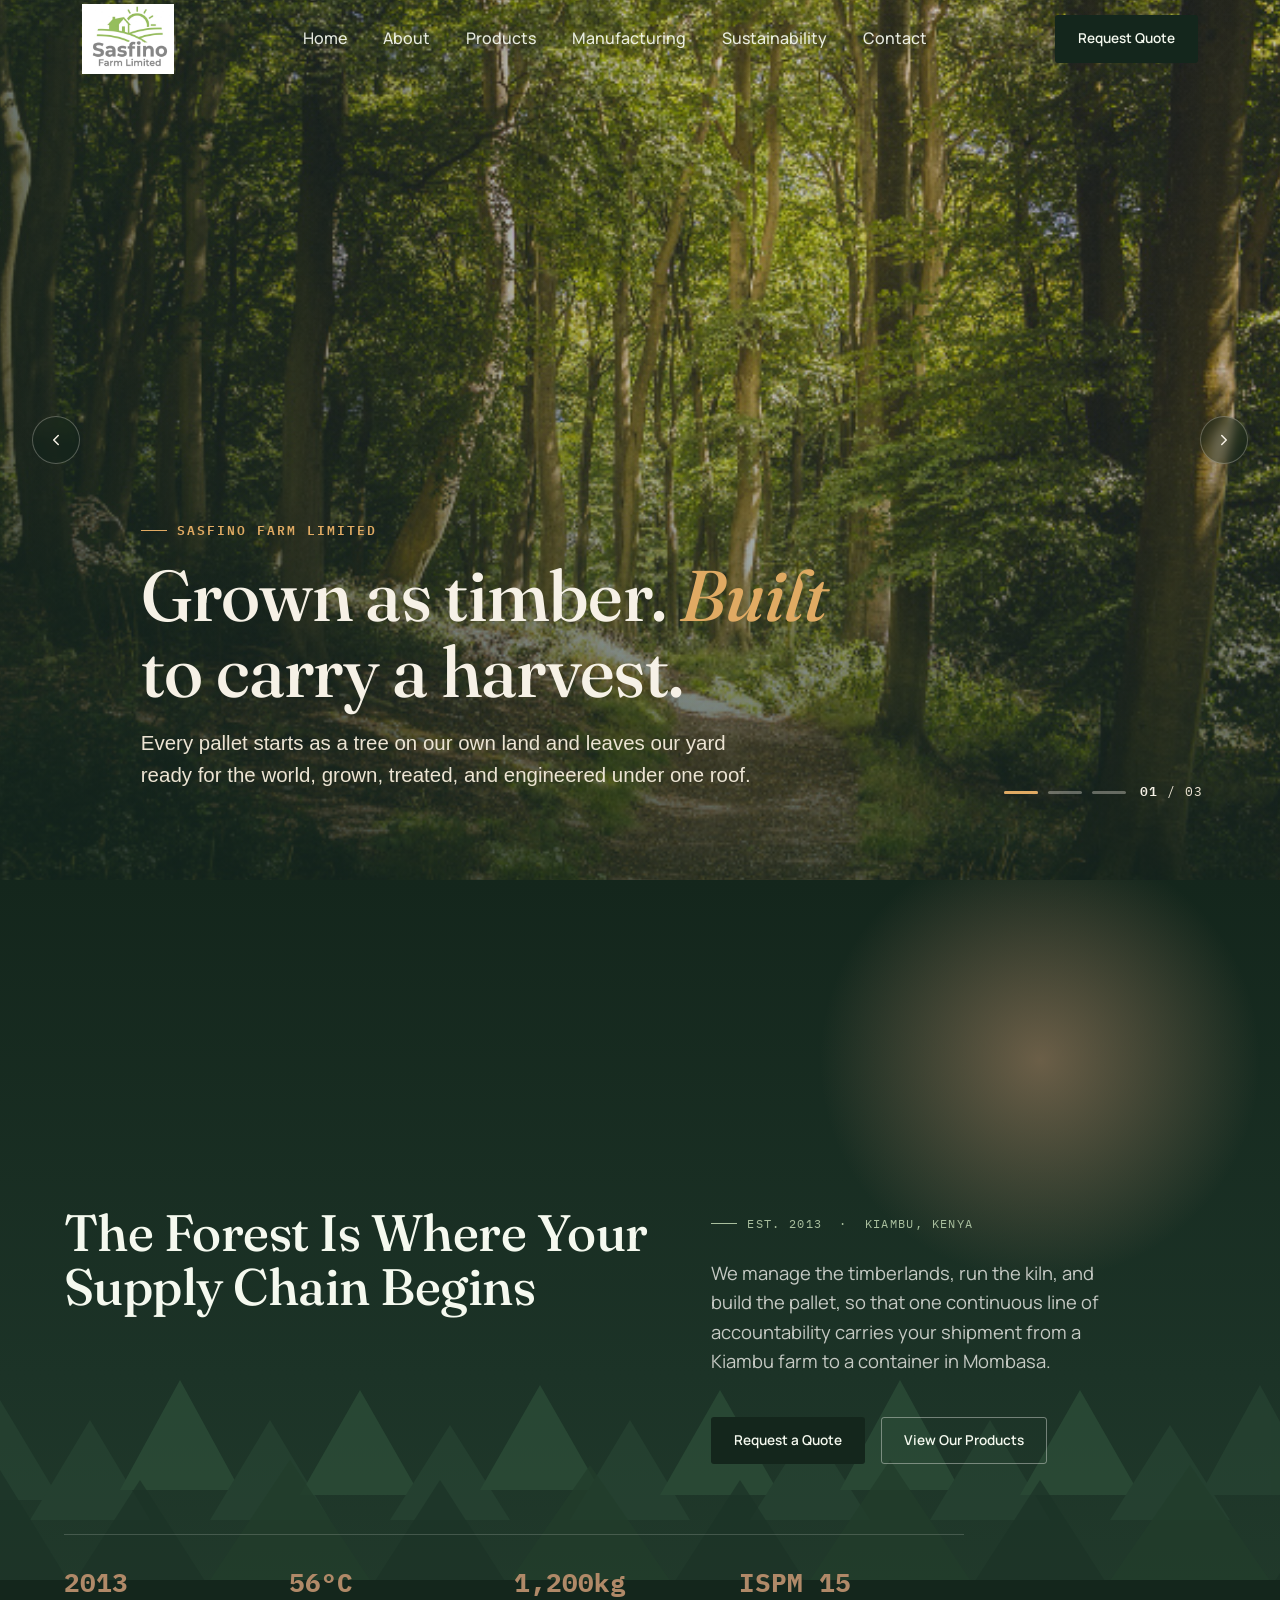
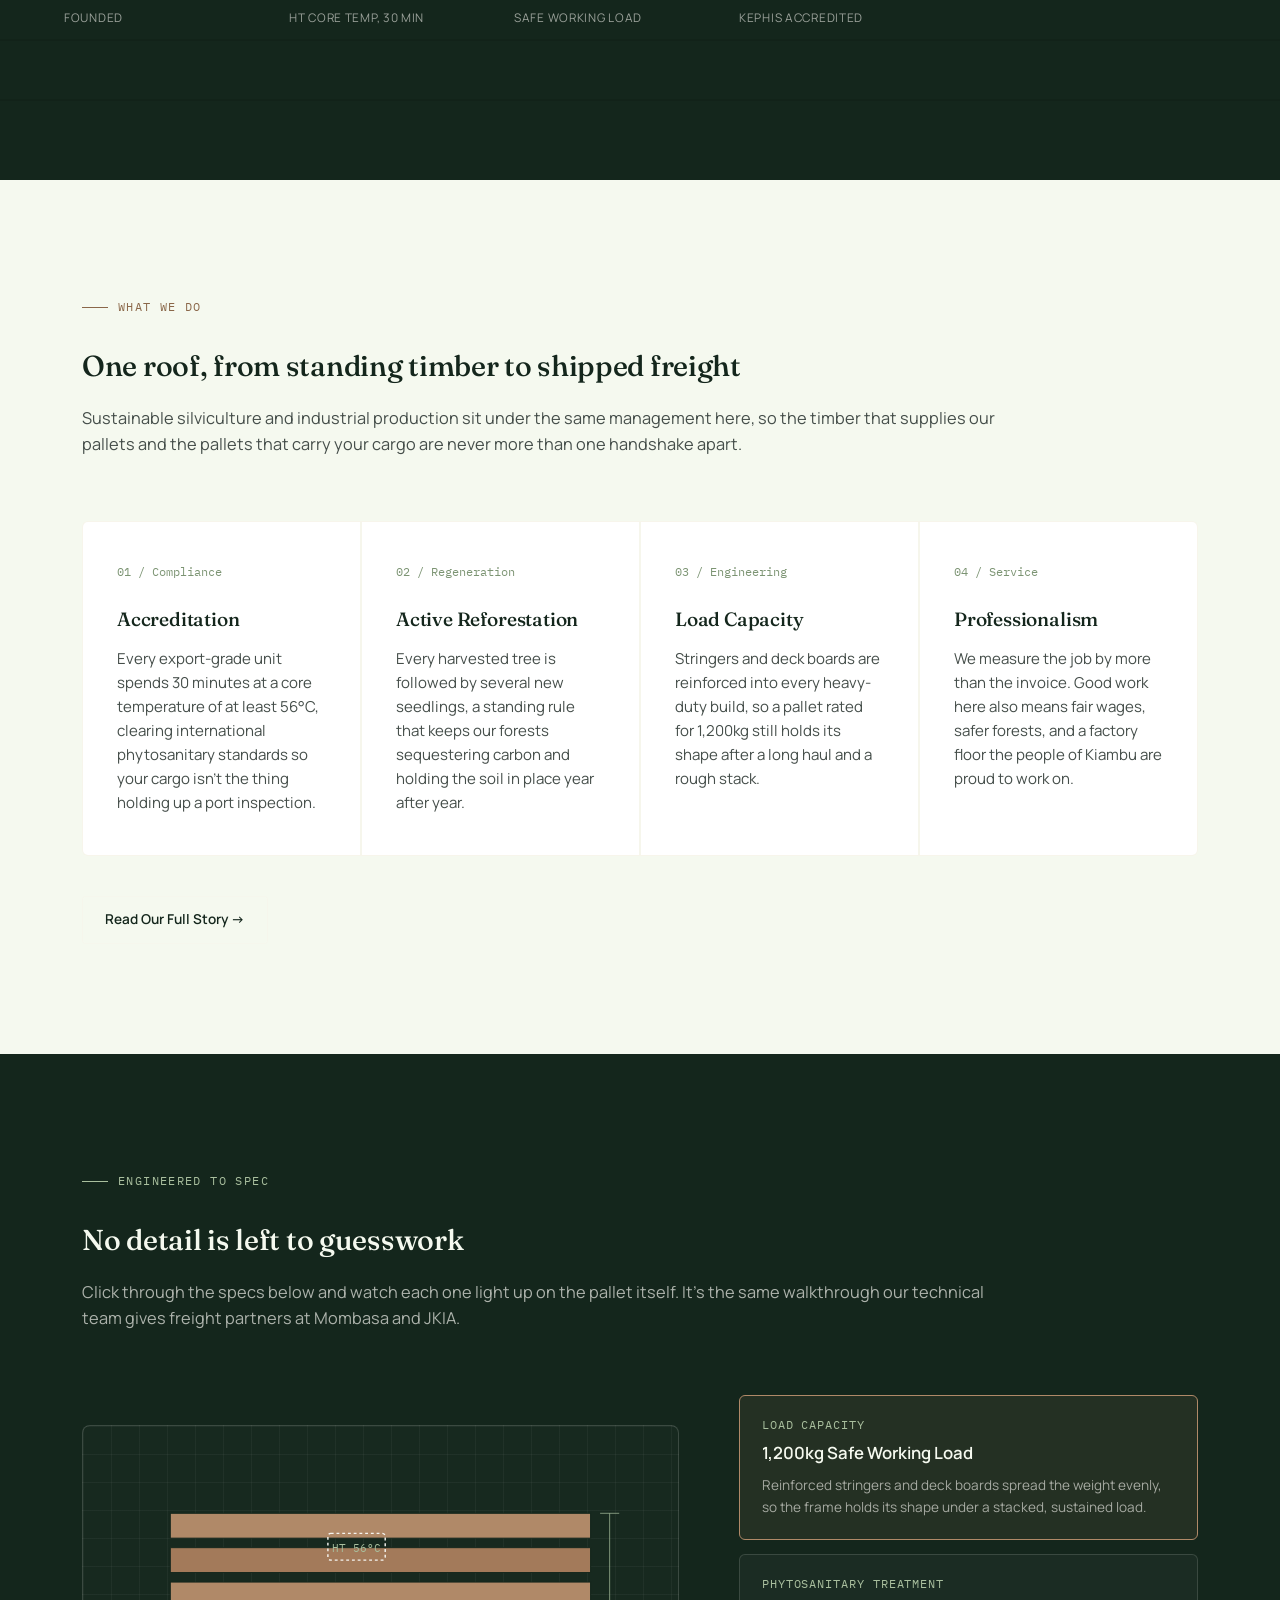
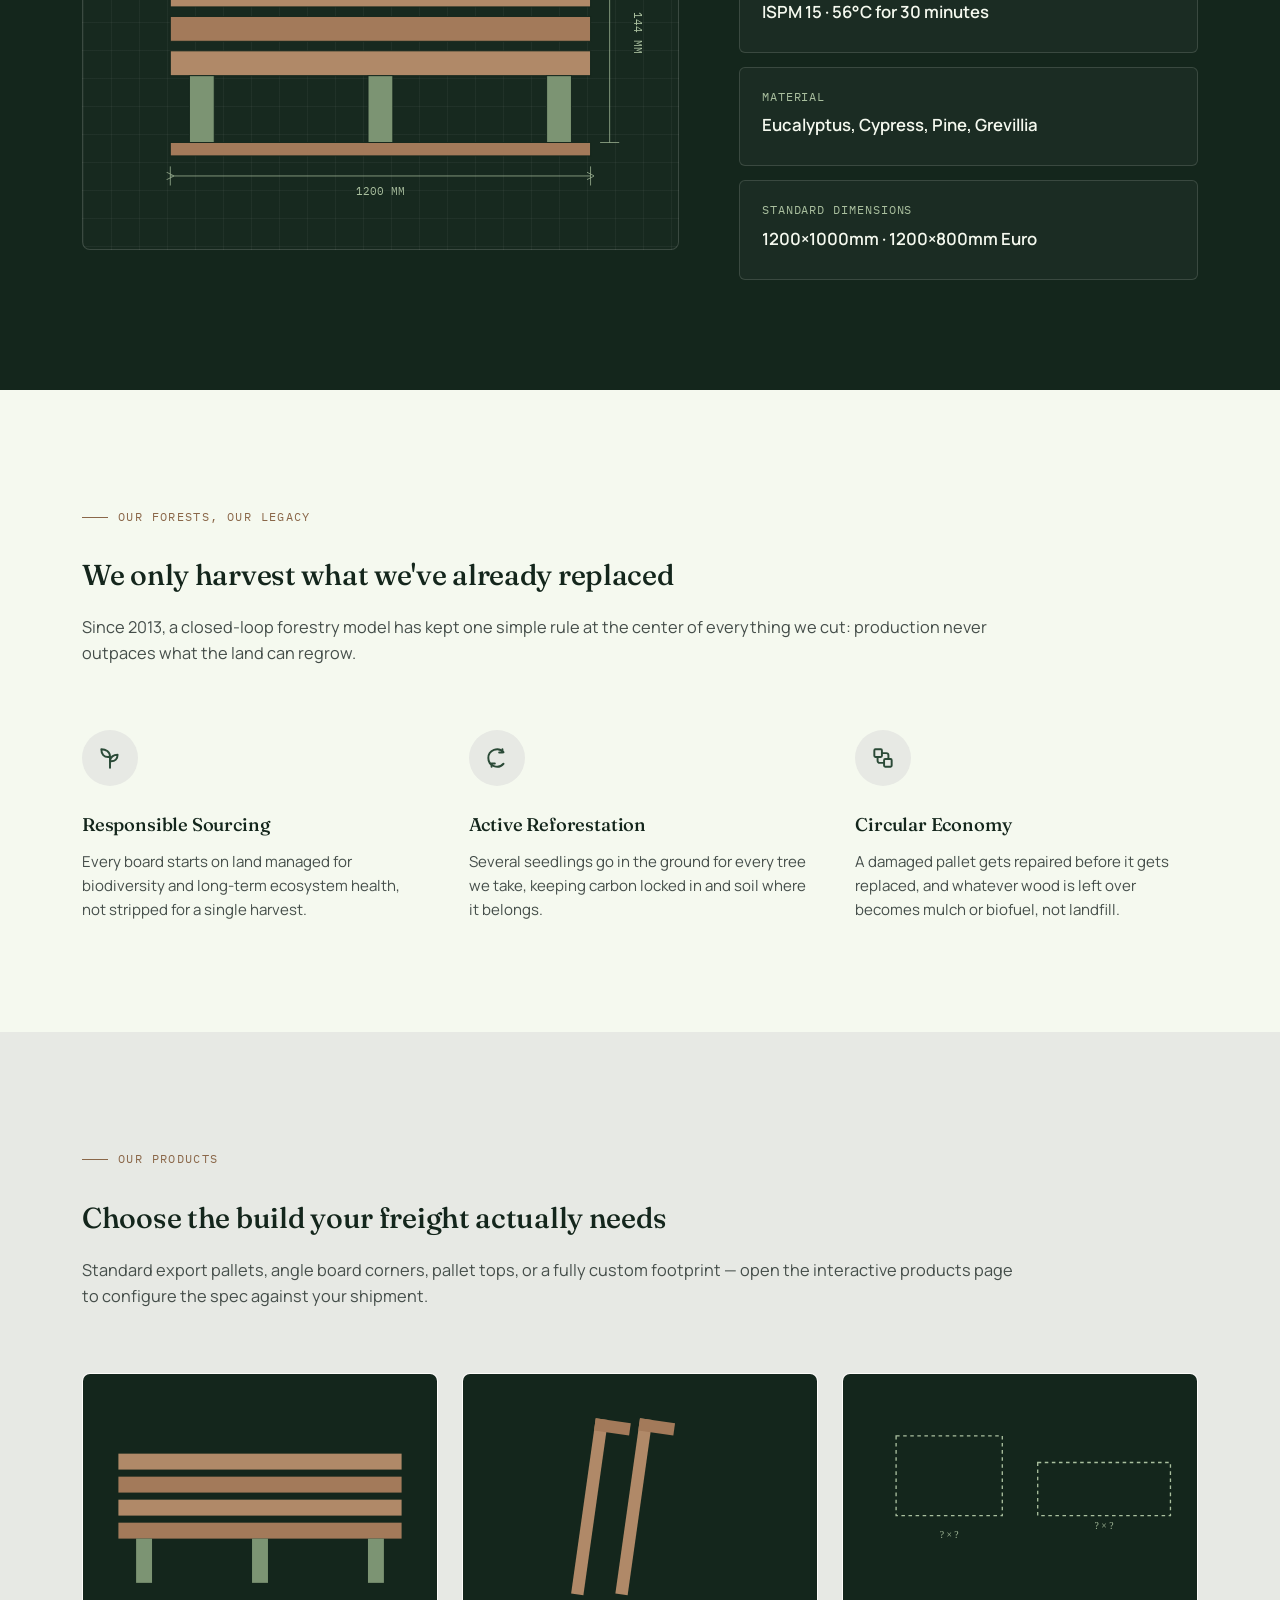
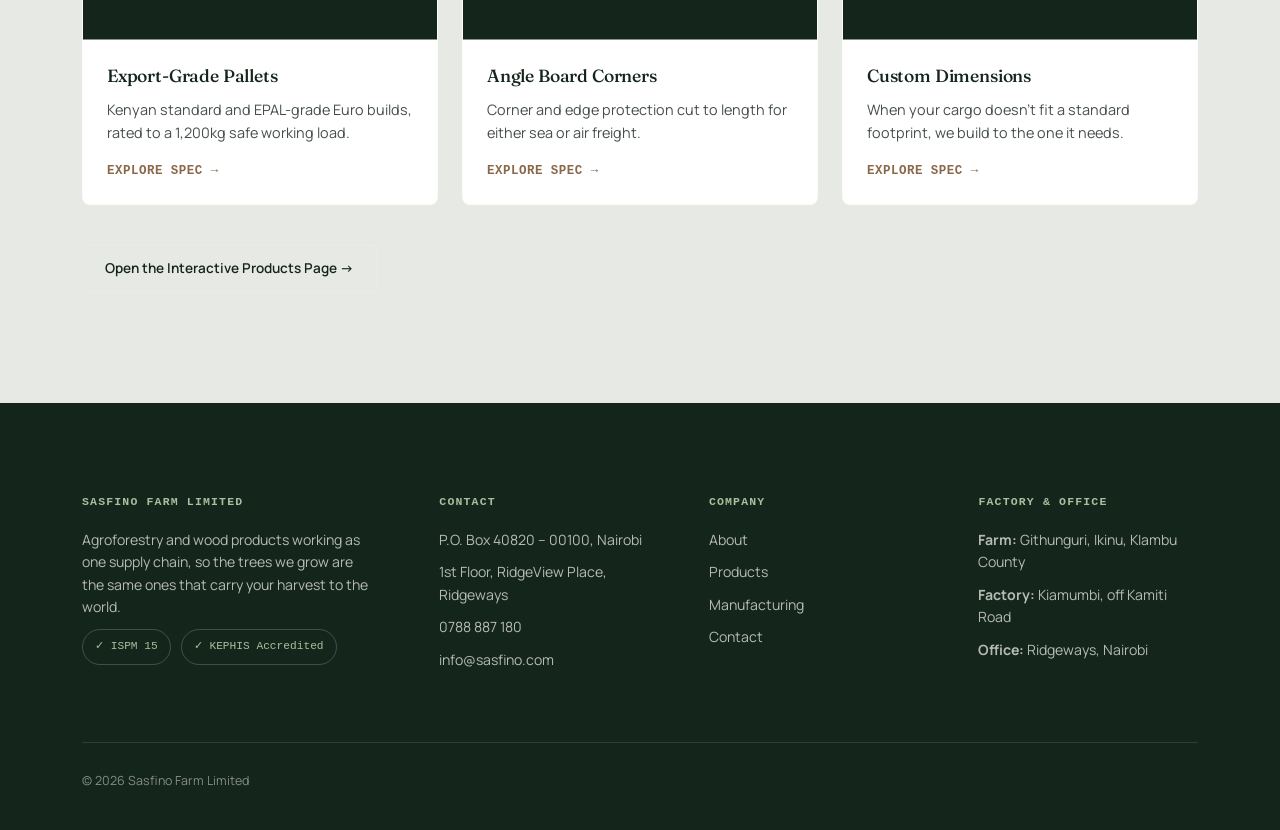
<file: index.html>
<!DOCTYPE html>
<html lang="en">
<head>
<meta charset="UTF-8">
<meta name="viewport" content="width=device-width, initial-scale=1.0">
<link rel="icon" href="Sasfino_Fav.png" />
<title>Sasfino Farm Limited — From Root to Route</title>
<link rel="preconnect" href="https://fonts.googleapis.com">
<link rel="preconnect" href="https://fonts.gstatic.com" crossorigin>
<link href="https://fonts.googleapis.com/css2?family=Fraunces:ital,opsz,wght@0,9..144,400;0,9..144,500;0,9..144,600;1,9..144,500&family=Manrope:wght@400;500;600;700;800&family=IBM+Plex+Mono:wght@400;500;600&display=swap" rel="stylesheet">
<link rel="stylesheet" href="style.css">
</head>
<body class="home">

<header class="site-header">
  <div class="wrap">
    <div class="logo">
     <img src="sasfino_logo.jpeg" alt="Sasfino Farm Limited" class="logo-img">
    </div>
    <nav class="main-nav" id="main-nav">
      <a href="index.html">Home</a>
      <a href="about.html">About</a>
      <a href="products.html">Products</a>
      <a href="manufacturing.html">Manufacturing</a>
      <a href="sustainability.html">Sustainability</a> 
      <a href="contact.html">Contact</a>
    </nav>
    <a href="contact.html" class="btn btn-primary">Request Quote</a>
    <button class="nav-toggle" id="nav-toggle" aria-label="Toggle menu" aria-expanded="false" aria-controls="main-nav">
      <span></span><span></span><span></span>
    </button>
  </div>
  <div class="nav-backdrop" id="nav-backdrop"></div>
</header>



<section class="hero-slideshow" id="heroSlideshow" aria-roledescription="carousel" aria-label="Sasfino Farm highlights">

  <!-- Slide 1 -->
  <div class="slide is-active" data-index="0">
    <div class="slide__img" style="background-image:url('20997.jpg');"></div>
    <div class="hero-copy">
      <span class="hero-eyebrow">Sasfino Farm Limited</span>
      <h1 class="hero-heading">Grown as timber. <em>Built</em> to carry a harvest.</h1>
      <p class="hero-subheading">Every pallet starts as a tree on our own land and leaves our yard ready for the world, grown, treated, and engineered under one roof.</p>
    </div>
  </div>

  <!-- Slide 2 -->
  <div class="slide" data-index="1">
    <div class="slide__img" style="background-image:url('1443.jpg');"></div>
    <div class="hero-copy">
      <span class="hero-eyebrow">Fully Accredited</span>
      <h1 class="hero-heading">Compliance, <em>built in</em> at every stage</h1>
      <p class="hero-subheading">KEPHIS-certified and heat-treated to a core of 56°C for 30 minutes, so every unit clears phytosanitary checks before your shipment even reaches the port.</p>
    </div>
  </div>

  <!-- Slide 3 -->
  <div class="slide" data-index="2">
    <div class="slide__img" style="background-image:url('2152009004.jpg');"></div>
    <div class="hero-copy">
      <span class="hero-eyebrow">Quality Wooden Pallets</span>
      <h1 class="hero-heading">From Kiambu to <em>the world</em></h1>
      <p class="hero-subheading">Engineered for a 1,200kg safe working load, our pallets carry Kenya's tea, coffee, flowers, and produce through Mombasa and JKIA without a second thought.</p>
    </div>
  </div>

  <!-- Arrows -->
  <div class="hero-arrows">
    <button class="hero-arrow" id="prevBtn" aria-label="Previous slide">
      <svg viewBox="0 0 24 24" fill="none" stroke="currentColor" stroke-width="2" stroke-linecap="round" stroke-linejoin="round"><path d="M15 18l-6-6 6-6"/></svg>
    </button>
    <button class="hero-arrow" id="nextBtn" aria-label="Next slide">
      <svg viewBox="0 0 24 24" fill="none" stroke="currentColor" stroke-width="2" stroke-linecap="round" stroke-linejoin="round"><path d="M9 18l6-6-6-6"/></svg>
    </button>
  </div>

  <!-- Dots + counter -->
  <div class="hero-controls">
    <div class="hero-dots" id="heroDots"></div>
    <div class="hero-index"><strong id="heroIndexCurrent">01</strong> / 03</div>
  </div>

</section>

<section class="hero">
  <div class="hero-illustration">
    <svg viewBox="0 0 1400 900" preserveAspectRatio="xMidYMax slice" xmlns="http://www.w3.org/2000/svg">
      <defs>
        <radialGradient id="sunGrad" cx="50%" cy="50%" r="50%">
          <stop offset="0%" stop-color="#B08968" stop-opacity="0.55"/>
          <stop offset="100%" stop-color="#B08968" stop-opacity="0"/>
        </radialGradient>
      </defs>
      <circle cx="1100" cy="180" r="220" fill="url(#sunGrad)"/>
      <g opacity="0.5">
        <path d="M0 620 L60 520 L120 620 Z" fill="#2B4A37"/>
        <path d="M90 640 L150 540 L210 640 Z" fill="#2B4A37"/>
        <path d="M180 610 L240 500 L300 610 Z" fill="#345A40"/>
        <path d="M270 640 L330 540 L390 640 Z" fill="#2B4A37"/>
        <path d="M360 615 L420 510 L480 615 Z" fill="#345A40"/>
        <path d="M450 640 L510 545 L570 640 Z" fill="#2B4A37"/>
        <path d="M540 610 L600 505 L660 610 Z" fill="#345A40"/>
        <path d="M630 640 L690 540 L750 640 Z" fill="#2B4A37"/>
        <path d="M720 615 L780 510 L840 615 Z" fill="#345A40"/>
        <path d="M810 640 L870 545 L930 640 Z" fill="#2B4A37"/>
        <path d="M900 610 L960 500 L1020 610 Z" fill="#345A40"/>
        <path d="M990 640 L1050 540 L1110 640 Z" fill="#2B4A37"/>
        <path d="M1080 615 L1140 510 L1200 615 Z" fill="#345A40"/>
        <path d="M1170 640 L1230 545 L1290 640 Z" fill="#2B4A37"/>
        <path d="M1260 615 L1320 505 L1380 615 Z" fill="#2B4A37"/>
      </g>
      <g opacity="0.75">
        <path d="M-20 720 L60 590 L140 720 Z" fill="#1c3327"/>
        <path d="M110 740 L200 600 L290 740 Z" fill="#1c3327"/>
        <path d="M260 715 L350 580 L440 715 Z" fill="#223d2b"/>
        <path d="M410 740 L500 600 L590 740 Z" fill="#1c3327"/>
        <path d="M560 715 L650 585 L740 715 Z" fill="#223d2b"/>
        <path d="M710 740 L800 600 L890 740 Z" fill="#1c3327"/>
        <path d="M860 715 L950 580 L1040 715 Z" fill="#223d2b"/>
        <path d="M1010 740 L1100 600 L1190 740 Z" fill="#1c3327"/>
        <path d="M1160 715 L1250 585 L1340 715 Z" fill="#223d2b"/>
        <path d="M1310 740 L1400 600 L1440 740 Z" fill="#1c3327"/>
      </g>
      <rect x="0" y="700" width="1400" height="200" fill="#14261C"/>
      <g stroke="#0e1d15" stroke-width="1" opacity="0.6">
        <line x1="0" y1="760" x2="1400" y2="760"/>
        <line x1="0" y1="820" x2="1400" y2="820"/>
      </g>
    </svg>
  </div>
  <div class="wrap hero-content" style="width:100%;margin-left:5%;">
    <span class="eyebrow">Est. 2013 &nbsp;·&nbsp; Kiambu, Kenya</span>
    <h1 style="display:inline-block;width:99%;max-width:600px;float:left;//font-size:350%;margin-right:4%;font-size:clamp(2.0rem, 4.0vw, 4.1rem);" class="reveal is-visible">The Forest Is Where Your Supply Chain Begins</h1>
    <div style="display:inline-block;width:99%;max-width:400px;">
    <p class="sub reveal is-visible">We manage the timberlands, run the kiln, and build the pallet, so that one continuous line of accountability carries your shipment from a Kiambu farm to a container in Mombasa.</p>
    <div class="hero-ctas reveal is-visible">
      <a href="contact.html" class="btn btn-primary">Request a Quote</a>
      <a href="products.html" class="btn btn-outline">View Our Products</a>
    </div>
    </div><br>
    <div class="stat-strip reveal is-visible">
      <div><span class="num">2013</span><span class="label">Founded</span></div>
      <div><span class="num">56°C</span><span class="label">HT Core Temp, 30 min</span></div>
      <div><span class="num">1,200kg</span><span class="label">Safe Working Load</span></div>
      <div><span class="num">ISPM 15</span><span class="label">KEPHIS Accredited</span></div>
    </div>
  </div>
</section>

<section id="about">
  <div class="wrap">
    <div styled="width:100%;" class="section-head reveal">
      <span class="eyebrow">What we do</span>
      <h2>One roof, from standing timber to shipped freight</h2>
      <p>Sustainable silviculture and industrial production sit under the same management here, so the timber that supplies our pallets and the pallets that carry your cargo are never more than one handshake apart.</p>
    </div>
    <div class="feature-grid">
      <div class="feature-card reveal">
        <span class="idx">01 / Compliance</span>
        <h3>Accreditation</h3>
        <p>Every export-grade unit spends 30 minutes at a core temperature of at least 56°C, clearing international phytosanitary standards so your cargo isn't the thing holding up a port inspection.</p>
      </div>
      <div class="feature-card reveal">
        <span class="idx">02 / Regeneration</span>
        <h3>Active Reforestation</h3>
        <p>Every harvested tree is followed by several new seedlings, a standing rule that keeps our forests sequestering carbon and holding the soil in place year after year.</p>
      </div>
      <div class="feature-card reveal">
        <span class="idx">03 / Engineering</span>
        <h3>Load Capacity</h3>
        <p>Stringers and deck boards are reinforced into every heavy-duty build, so a pallet rated for 1,200kg still holds its shape after a long haul and a rough stack.</p>
      </div>
      <div class="feature-card reveal">
        <span class="idx">04 / Service</span>
        <h3>Professionalism</h3>
        <p>We measure the job by more than the invoice. Good work here also means fair wages, safer forests, and a factory floor the people of Kiambu are proud to work on.</p>
      </div>
    </div>
    <div class="reveal" style="margin-top:40px;">
      <a href="about.html" class="btn btn-ghost">Read Our Full Story →</a>
    </div>
  </div>
</section>

<section class="blueprint-section" id="specs">
  <div class="wrap">
    <div class="section-head reveal">
      <span class="eyebrow">Engineered to spec</span>
      <h2>No detail is left to guesswork</h2>
      <p>Click through the specs below and watch each one light up on the pallet itself. It's the same walkthrough our technical team gives freight partners at Mombasa and JKIA.</p>
    </div>
    <div class="blueprint-wrap">
      <div class="blueprint-canvas reveal">
        <svg viewBox="0 0 560 380" xmlns="http://www.w3.org/2000/svg">
          <!-- Deck boards -->
          <g id="deck-boards">
            <rect x="60" y="60" width="440" height="26" fill="#B08968" stroke="#14261C" stroke-width="1"/>
            <rect x="60" y="96" width="440" height="26" fill="#a37a5a" stroke="#14261C" stroke-width="1"/>
            <rect x="60" y="132" width="440" height="26" fill="#B08968" stroke="#14261C" stroke-width="1"/>
            <rect x="60" y="168" width="440" height="26" fill="#a37a5a" stroke="#14261C" stroke-width="1"/>
            <rect x="60" y="204" width="440" height="26" fill="#B08968" stroke="#14261C" stroke-width="1"/>
          </g>
          <!-- Stringers -->
          <rect id="stringer-1" class="hotspot" x="80" y="230" width="26" height="70" fill="#7C9473" stroke="#14261C" stroke-width="1"/>
          <rect id="stringer-2" class="hotspot" x="267" y="230" width="26" height="70" fill="#7C9473" stroke="#14261C" stroke-width="1"/>
          <rect id="stringer-3" class="hotspot" x="454" y="230" width="26" height="70" fill="#7C9473" stroke="#14261C" stroke-width="1"/>
          <!-- Bottom boards -->
          <rect x="60" y="300" width="440" height="14" fill="#a37a5a" stroke="#14261C" stroke-width="1"/>

          <!-- HT stamp hotspot -->
          <g id="ht-stamp" class="hotspot" transform="translate(255,95)">
            <rect x="-30" y="-14" width="60" height="28" rx="3" fill="none" stroke="#F5F4EF" stroke-width="1.5" stroke-dasharray="3 3"/>
            <text x="0" y="5" text-anchor="middle" class="dim-text" font-size="10" fill="#F5F4EF">HT 56°C</text>
          </g>

          <!-- Width dimension -->
          <line class="dim-line" x1="60" y1="335" x2="500" y2="335" marker-start="url(#arrow)" marker-end="url(#arrow)"/>
          <line class="dim-line" x1="60" y1="325" x2="60" y2="345"/>
          <line class="dim-line" x1="500" y1="325" x2="500" y2="345"/>
          <text x="280" y="355" text-anchor="middle" class="dim-text">1200 MM</text>

          <!-- Height dimension -->
          <line class="dim-line" x1="520" y1="60" x2="520" y2="300"/>
          <line class="dim-line" x1="510" y1="60" x2="530" y2="60"/>
          <line class="dim-line" x1="510" y1="300" x2="530" y2="300"/>
          <text x="545" y="185" text-anchor="middle" class="dim-text" transform="rotate(90 545 185)">144 MM</text>

          <defs>
            <marker id="arrow" markerWidth="8" markerHeight="8" refX="4" refY="4" orient="auto">
              <path d="M0,0 L8,4 L0,8" fill="none" stroke="#A9BF9E" stroke-width="1"/>
            </marker>
          </defs>
        </svg>
      </div>
      <div class="spec-panel reveal">
        <div class="spec-item active" data-target="stringer-1 stringer-2 stringer-3">
          <div class="spec-label">Load Capacity</div>
          <div class="spec-value">1,200kg Safe Working Load</div>
          <div class="spec-detail">Reinforced stringers and deck boards spread the weight evenly, so the frame holds its shape under a stacked, sustained load.</div>
        </div>
        <div class="spec-item" data-target="ht-stamp">
          <div class="spec-label">Phytosanitary Treatment</div>
          <div class="spec-value">ISPM 15 · 56°C for 30 minutes</div>
          <div class="spec-detail">Heat treatment clears the wood of pests and satisfies the phytosanitary rules enforced at every major destination port.</div>
        </div>
        <div class="spec-item" data-target="deck-boards">
          <div class="spec-label">Material</div>
          <div class="spec-value">Eucalyptus, Cypress, Pine, Grevillia</div>
          <div class="spec-detail">Hardwood where the load is heavy, softwood where every kilogram of chargeable air freight weight counts.</div>
        </div>
        <div class="spec-item" data-target="none">
          <div class="spec-label">Standard Dimensions</div>
          <div class="spec-value">1200×1000mm · 1200×800mm Euro</div>
          <div class="spec-detail">The Kenyan standard fits fruit, vegetable, tea, and coffee shipments; the Euro build meets EPAL-grade spec for buyers in Europe.</div>
        </div>
      </div>
    </div>
  </div>
</section>

<section id="sustainability">
  <div class="wrap">
    <div class="section-head reveal">
      <span class="eyebrow">Our forests, our legacy</span>
      <h2>We only harvest what we've already replaced</h2>
      <p>Since 2013, a closed-loop forestry model has kept one simple rule at the center of everything we cut: production never outpaces what the land can regrow.</p>
    </div>
    <div class="sustain-grid">
      <div class="sustain-item reveal">
        <div class="icon-wrap">
          <svg viewBox="0 0 24 24" fill="none" xmlns="http://www.w3.org/2000/svg">
            <path d="M12 21V11" stroke="#2B4A37" stroke-width="1.8" stroke-linecap="round"/>
            <path d="M12 11C12 6 8 4 4 4C4 8 6 12 12 11Z" stroke="#2B4A37" stroke-width="1.8" stroke-linejoin="round"/>
            <path d="M12 15C12 11 15.5 9 19 9C19 12.5 17 15.5 12 15Z" stroke="#2B4A37" stroke-width="1.8" stroke-linejoin="round"/>
          </svg>
        </div>
        <h3>Responsible Sourcing</h3>
        <p>Every board starts on land managed for biodiversity and long-term ecosystem health, not stripped for a single harvest.</p>
      </div>
      <div class="sustain-item reveal">
        <div class="icon-wrap">
          <svg viewBox="0 0 24 24" fill="none" xmlns="http://www.w3.org/2000/svg">
            <path d="M4 12a8 8 0 0 1 14-5.3M4 12a8 8 0 0 0 14 5.3" stroke="#2B4A37" stroke-width="1.8" stroke-linecap="round"/>
            <path d="M17 4v3h-3M7 20v-3h3" stroke="#2B4A37" stroke-width="1.8" stroke-linecap="round" stroke-linejoin="round"/>
          </svg>
        </div>
        <h3>Active Reforestation</h3>
        <p>Several seedlings go in the ground for every tree we take, keeping carbon locked in and soil where it belongs.</p>
      </div>
      <div class="sustain-item reveal">
        <div class="icon-wrap">
          <svg viewBox="0 0 24 24" fill="none" xmlns="http://www.w3.org/2000/svg">
            <rect x="4" y="4" width="7" height="7" rx="1" stroke="#2B4A37" stroke-width="1.8"/>
            <rect x="13" y="13" width="7" height="7" rx="1" stroke="#2B4A37" stroke-width="1.8"/>
            <path d="M11 7.5h4a2 2 0 0 1 2 2V13M13 16.5H9a2 2 0 0 1-2-2V11" stroke="#2B4A37" stroke-width="1.8" stroke-linecap="round"/>
          </svg>
        </div>
        <h3>Circular Economy</h3>
        <p>A damaged pallet gets repaired before it gets replaced, and whatever wood is left over becomes mulch or biofuel, not landfill.</p>
      </div>
    </div>
  </div>
</section>

<section id="products" style="background:var(--slate-light);">
  <div class="wrap">
    <div class="section-head reveal">
      <span class="eyebrow">Our products</span>
      <h2>Choose the build your freight actually needs</h2>
      <p>Standard export pallets, angle board corners, pallet tops, or a fully custom footprint — open the interactive products page to configure the spec against your shipment.</p>
    </div>
    <div class="product-teaser-grid reveal">
      <a href="products.html#pallets" class="product-teaser-card">
        <div class="ptc-visual">
          <svg viewBox="0 0 400 300" xmlns="http://www.w3.org/2000/svg">
            <rect width="400" height="300" fill="#14261C"/>
            <g transform="translate(40,90)">
              <rect x="0" y="0" width="320" height="18" fill="#B08968"/>
              <rect x="0" y="26" width="320" height="18" fill="#a37a5a"/>
              <rect x="0" y="52" width="320" height="18" fill="#B08968"/>
              <rect x="0" y="78" width="320" height="18" fill="#a37a5a"/>
              <rect x="20" y="96" width="18" height="50" fill="#7C9473"/>
              <rect x="151" y="96" width="18" height="50" fill="#7C9473"/>
              <rect x="282" y="96" width="18" height="50" fill="#7C9473"/>
            </g>
          </svg>
        </div>
        <h3>Export-Grade Pallets</h3>
        <p>Kenyan standard and EPAL-grade Euro builds, rated to a 1,200kg safe working load.</p>
        <span class="ptc-link">Explore spec →</span>
      </a>
      <a href="products.html#angle" class="product-teaser-card">
        <div class="ptc-visual">
          <svg viewBox="0 0 400 300" xmlns="http://www.w3.org/2000/svg">
            <rect width="400" height="300" fill="#14261C"/>
            <g transform="translate(150,50) rotate(8)">
              <rect x="0" y="0" width="14" height="200" fill="#B08968"/>
              <rect x="0" y="0" width="40" height="14" fill="#a37a5a"/>
            </g>
            <g transform="translate(200,50) rotate(8)">
              <rect x="0" y="0" width="14" height="200" fill="#B08968"/>
              <rect x="0" y="0" width="40" height="14" fill="#a37a5a"/>
            </g>
          </svg>
        </div>
        <h3>Angle Board Corners</h3>
        <p>Corner and edge protection cut to length for either sea or air freight.</p>
        <span class="ptc-link">Explore spec →</span>
      </a>
      <a href="products.html#custom" class="product-teaser-card">
        <div class="ptc-visual">
          <svg viewBox="0 0 400 300" xmlns="http://www.w3.org/2000/svg">
            <rect width="400" height="300" fill="#14261C"/>
            <rect x="60" y="70" width="120" height="90" fill="none" stroke="#A9BF9E" stroke-width="1.5" stroke-dasharray="4 4"/>
            <rect x="220" y="100" width="150" height="60" fill="none" stroke="#A9BF9E" stroke-width="1.5" stroke-dasharray="4 4"/>
            <text x="120" y="185" text-anchor="middle" font-family="JetBrains Mono" font-size="11" fill="#A9BF9E">? × ?</text>
            <text x="295" y="175" text-anchor="middle" font-family="JetBrains Mono" font-size="11" fill="#A9BF9E">? × ?</text>
          </svg>
        </div>
        <h3>Custom Dimensions</h3>
        <p>When your cargo doesn't fit a standard footprint, we build to the one it needs.</p>
        <span class="ptc-link">Explore spec →</span>
      </a>
    </div>
    <div class="reveal" style="margin-top:40px;">
      <a href="products.html" class="btn btn-ghost">Open the Interactive Products Page →</a>
    </div>
  </div>
</section>

<footer id="contact">
  <div class="wrap">
    <div class="footer-grid">
      <div>
        <h5>Sasfino Farm Limited</h5>
        <p style="max-width:32ch; color:rgba(245,244,239,0.72);">Agroforestry and wood products working as one supply chain, so the trees we grow are the same ones that carry your harvest to the world.</p>
        <div class="cert-badges">
          <span class="cert-badge">✓ ISPM 15</span>
          <span class="cert-badge">✓ KEPHIS Accredited</span>
        </div>
      </div>
      <div>
        <h5>Contact</h5>
        <p>P.O. Box 40820 – 00100, Nairobi</p>
        <p>1st Floor, RidgeView Place, Ridgeways</p>
        <a href="tel:+254788887180">0788 887 180</a>
        <a href="mailto:info@sasfino.com">info@sasfino.com</a>
      </div>
      <div>
        <h5>Company</h5>
        <a href="about.html">About</a>
        <a href="products.html">Products</a>
        <a href="manufacturing.html">Manufacturing</a>
        <a href="contact.html">Contact</a>
      </div>
      <div>
        <h5>Factory & Office</h5>
        <p><b>Farm:</b> Githunguri, Ikinu, KIambu County</p>
        <p><b>Factory:</b> Kiamumbi, off Kamiti Road</p>
        <p><b>Office:</b> Ridgeways, Nairobi</p>
      </div>
    </div>
    <div class="footer-bottom">
      <span>© 2026 Sasfino Farm Limited</span>
      <span class="mono"> </span>
    </div>
  </div>
</footer>

<script src="script.js"></script>

</body>
</html>
</file>
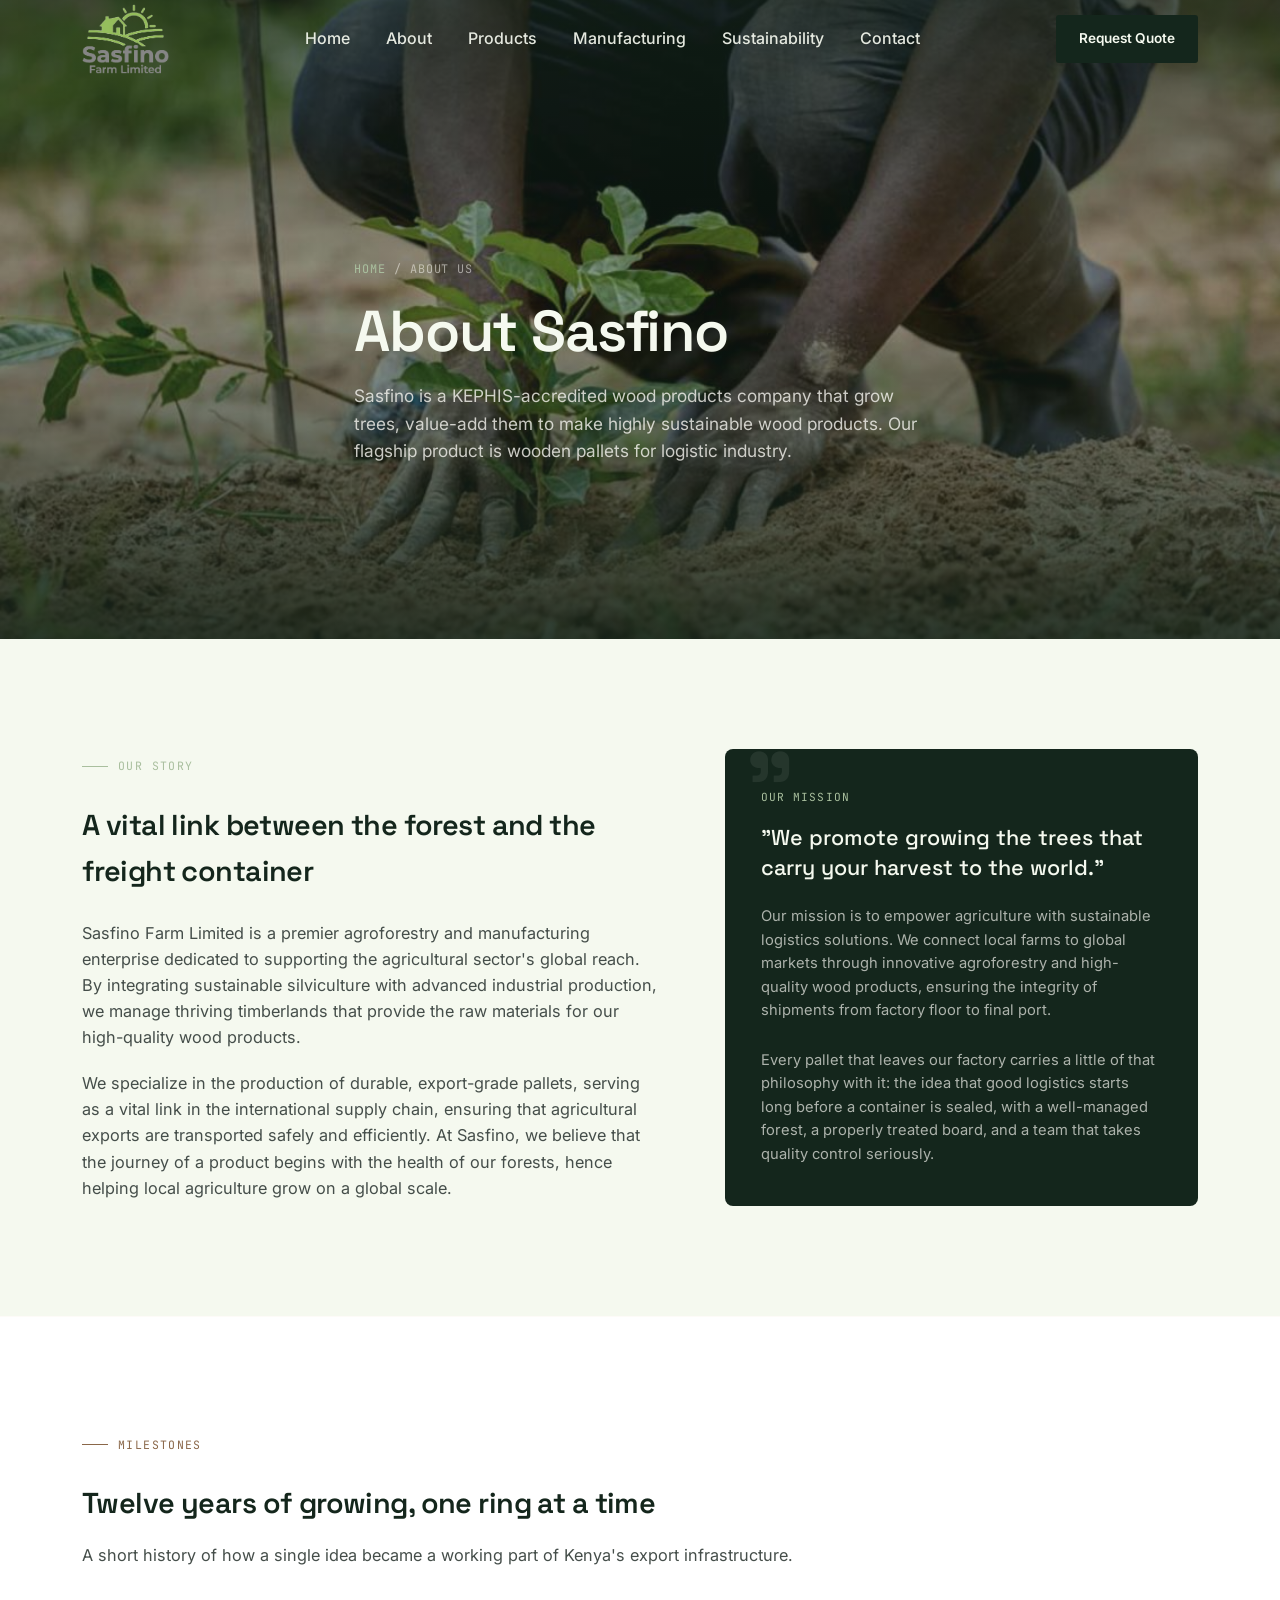
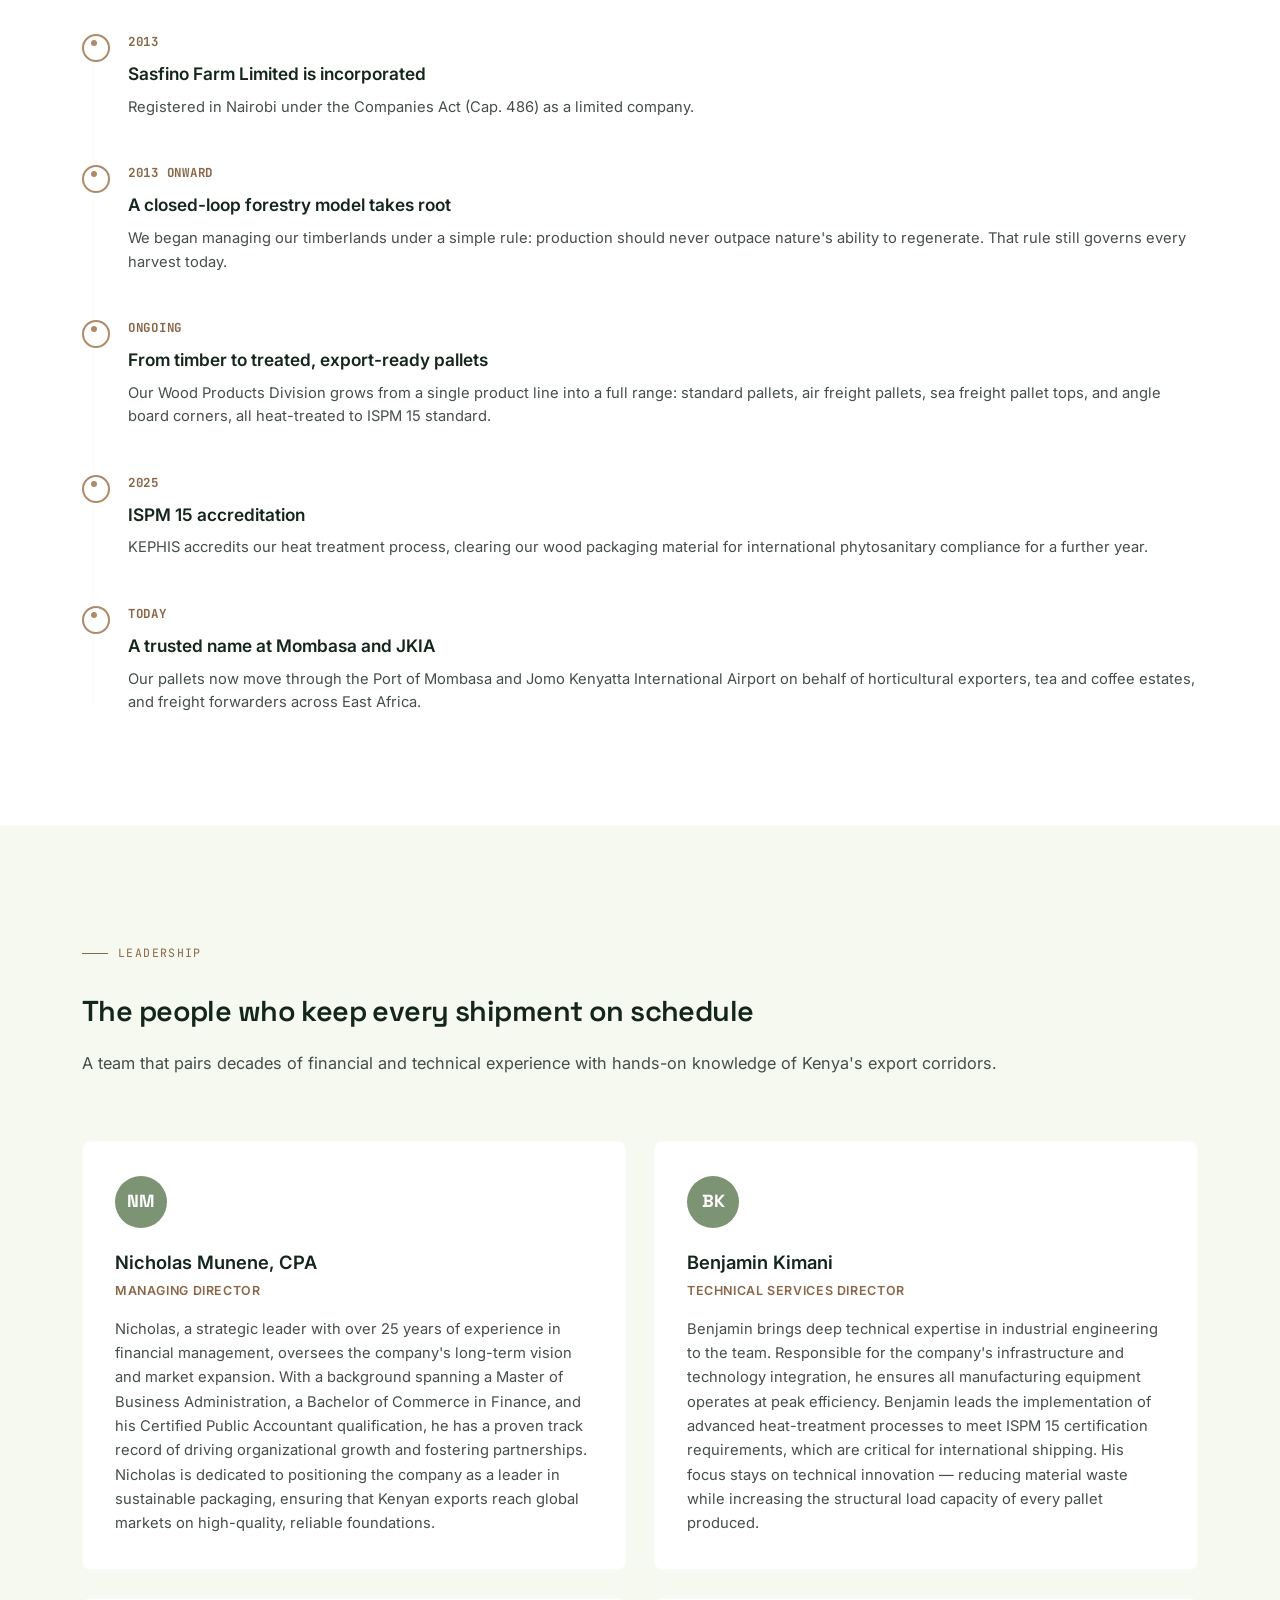
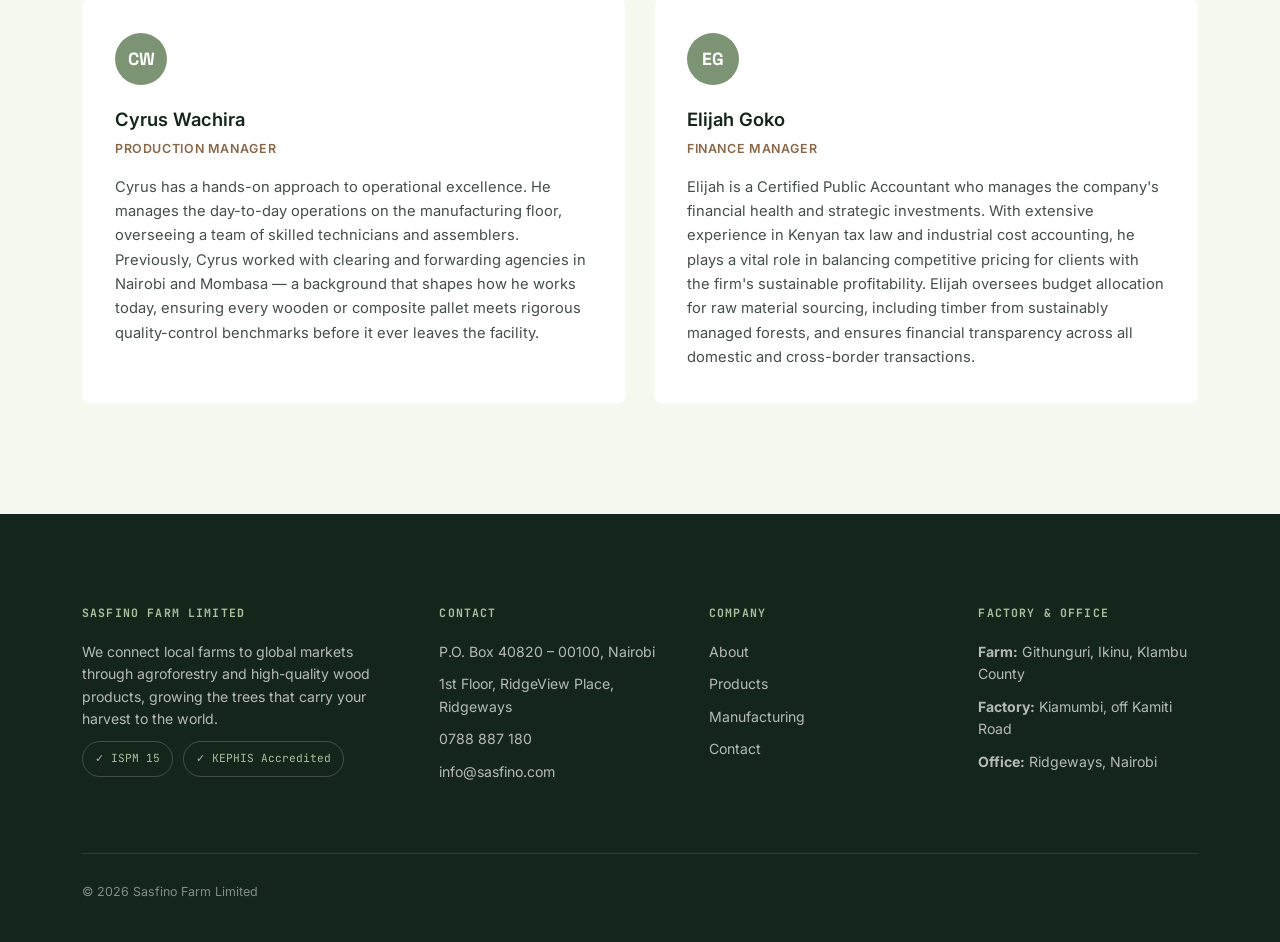
<file: about (5).html>
<!DOCTYPE html>
<html lang="en">
<head>
<meta charset="UTF-8">
<meta name="viewport" content="width=device-width, initial-scale=1.0">
<link rel="icon" type="image/png" href="Sasfino_Fav.png" />
<title>About Us — Sasfino Farm Limited</title>
<link rel="preconnect" href="https://fonts.googleapis.com">
<link rel="preconnect" href="https://fonts.gstatic.com" crossorigin>
<link href="https://fonts.googleapis.com/css2?family=Space+Grotesk:wght@400;500;600;700&family=Inter:wght@400;500;600;700&family=JetBrains+Mono:wght@400;500;700&display=swap" rel="stylesheet">
<link rel="stylesheet" href="style.css">
</head>
<body>

<header class="site-header">
  <div class="wrap">
    <div class="logo">
      <img src="sasfino_logo.png" alt="Sasfino Farm Limited" class="logo-img">
    </div>
    <nav class="main-nav" id="main-nav">
      <a href="index.html">Home</a>
      <a href="about.html">About</a>
      <a href="products.html">Products</a>
      <a href="manufacturing.html">Manufacturing</a>
      <a href="sustainability.html">Sustainability</a> 
      <a href="contact.html">Contact</a>
    </nav>
    <a href="contact.html" class="btn btn-primary">Request Quote</a>
    <button class="nav-toggle" id="nav-toggle" aria-label="Toggle menu" aria-expanded="false" aria-controls="main-nav">
      <span></span><span></span><span></span>
    </button>
  </div>
  <div class="nav-backdrop" id="nav-backdrop"></div>
</header>

<section class="page-banner">
  <div class="banner-photo" style="background-image:url('slide-reforestation.jpg')"></div>
  <div class="banner-overlay"></div>
  <div class="wrap">
    <div class="breadcrumb"><a href="index.html">Home</a> / About Us</div>
    <h1 class="reveal is-visible">About Sasfino</h1>
    <p class="sub reveal is-visible">Sasfino is a KEPHIS-accredited wood products company that grow trees, value-add them to make highly sustainable wood products. Our flagship product is wooden pallets for logistic industry.</p>
  </div>
</section>

<section id="our-story">
  <div class="wrap">
    <div class="story-grid">
      <div class="story-copy reveal">
        <span class="eyebrow">Our Story</span>
        <h2 style="font-size:clamp(1.8rem,2.2vw,1.6rem); font-weight:600; letter-spacing:-0.02em; margin-bottom:26px;">A vital link between the forest and the freight container</h2>
        <p>Sasfino Farm Limited is a premier agroforestry and manufacturing enterprise dedicated to supporting the agricultural sector's global reach. By integrating sustainable silviculture with advanced industrial production, we manage thriving timberlands that provide the raw materials for our high-quality wood products.</p>
        <p>We specialize in the production of durable, export-grade pallets, serving as a vital link in the international supply chain, ensuring that agricultural exports are transported safely and efficiently. At Sasfino, we believe that the journey of a product begins with the health of our forests, hence helping local agriculture grow on a global scale.</p>
      </div>
      <div class="mission-quote reveal">
        <div class="mq-label">Our Mission</div>
        <p>"We promote growing the trees that carry your harvest to the world."</p>
        <div class="mq-sub">Our mission is to empower agriculture with sustainable logistics solutions. We connect local farms to global markets through innovative agroforestry and high-quality wood products, ensuring the integrity of shipments from factory floor to final port.</div><br>
        <div class="mq-sub">Every pallet that leaves our factory carries a little of that philosophy with it: the idea that good logistics starts long before a container is sealed, with a well-managed forest, a properly treated board, and a team that takes quality control seriously.</div>
      </div>
    </div>
  </div>
</section>

<section style="background:var(--white); border-top:1px solid var(--line); border-bottom:1px solid var(--line);">
  <div class="wrap">
    <div class="section-head reveal">
      <span class="eyebrow">Milestones</span>
      <h2>Twelve years of growing, one ring at a time</h2>
      <p>A short history of how a single idea became a working part of Kenya's export infrastructure.</p>
    </div>
    <div class="timeline">
      <div class="timeline-item reveal">
        <span class="tl-year">2013</span>
        <h4>Sasfino Farm Limited is incorporated</h4>
        <p>Registered in Nairobi under the Companies Act (Cap. 486) as a limited company.</p>
      </div>
      <div class="timeline-item reveal">
        <span class="tl-year">2013 Onward</span>
        <h4>A closed-loop forestry model takes root</h4>
        <p>We began managing our timberlands under a simple rule: production should never outpace nature's ability to regenerate. That rule still governs every harvest today.</p>
      </div>
      <div class="timeline-item reveal">
        <span class="tl-year">Ongoing</span>
        <h4>From timber to treated, export-ready pallets</h4>
        <p>Our Wood Products Division grows from a single product line into a full range: standard pallets, air freight pallets, sea freight pallet tops, and angle board corners, all heat-treated to ISPM 15 standard.</p>
      </div>
      <div class="timeline-item reveal">
        <span class="tl-year">2025</span>
        <h4>ISPM 15 accreditation</h4>
        <p>KEPHIS accredits our heat treatment process, clearing our wood packaging material for international phytosanitary compliance for a further year.</p>
      </div>
      <div class="timeline-item reveal">
        <span class="tl-year">Today</span>
        <h4>A trusted name at Mombasa and JKIA</h4>
        <p>Our pallets now move through the Port of Mombasa and Jomo Kenyatta International Airport on behalf of horticultural exporters, tea and coffee estates, and freight forwarders across East Africa.</p>
      </div>
    </div>
  </div>
</section>

<section id="leadership-detail">
  <div class="wrap">
    <div class="section-head reveal">
      <span class="eyebrow">Leadership</span>
      <h2>The people who keep every shipment on schedule</h2>
      <p>A team that pairs decades of financial and technical experience with hands-on knowledge of Kenya's export corridors.</p>
    </div>
    <div class="leader-detail-grid">
      <div class="leader-detail-card reveal">
        <div class="avatar">NM</div>
        <h4>Nicholas Munene, CPA</h4>
        <div class="role">Managing Director</div>
        <p>Nicholas, a strategic leader with over 25 years of experience in financial management, oversees the company's long-term vision and market expansion. With a background spanning a Master of Business Administration, a Bachelor of Commerce in Finance, and his Certified Public Accountant qualification, he has a proven track record of driving organizational growth and fostering partnerships. Nicholas is dedicated to positioning the company as a leader in sustainable packaging, ensuring that Kenyan exports reach global markets on high-quality, reliable foundations.</p>
      </div>
      <div class="leader-detail-card reveal">
        <div class="avatar">BK</div>
        <h4>Benjamin Kimani</h4>
        <div class="role">Technical Services Director</div>
        <p>Benjamin brings deep technical expertise in industrial engineering to the team. Responsible for the company's infrastructure and technology integration, he ensures all manufacturing equipment operates at peak efficiency. Benjamin leads the implementation of advanced heat-treatment processes to meet ISPM 15 certification requirements, which are critical for international shipping. His focus stays on technical innovation — reducing material waste while increasing the structural load capacity of every pallet produced.</p>
      </div>
      <div class="leader-detail-card reveal">
        <div class="avatar">CW</div>
        <h4>Cyrus Wachira</h4>
        <div class="role">Production Manager</div>
        <p>Cyrus has a hands-on approach to operational excellence. He manages the day-to-day operations on the manufacturing floor, overseeing a team of skilled technicians and assemblers. Previously, Cyrus worked with clearing and forwarding agencies in Nairobi and Mombasa — a background that shapes how he works today, ensuring every wooden or composite pallet meets rigorous quality-control benchmarks before it ever leaves the facility.</p>
      </div>
      <div class="leader-detail-card reveal">
        <div class="avatar">EG</div>
        <h4>Elijah Goko</h4>
        <div class="role">Finance Manager</div>
        <p>Elijah is a Certified Public Accountant who manages the company's financial health and strategic investments. With extensive experience in Kenyan tax law and industrial cost accounting, he plays a vital role in balancing competitive pricing for clients with the firm's sustainable profitability. Elijah oversees budget allocation for raw material sourcing, including timber from sustainably managed forests, and ensures financial transparency across all domestic and cross-border transactions.</p>
      </div>
    </div>
  </div>
</section>

<footer id="contact">
  <div class="wrap">
    <div class="footer-grid">
      <div>
        <h5>Sasfino Farm Limited</h5>
        <p style="max-width:32ch; color:rgba(245,244,239,0.72);">We connect local farms to global markets through agroforestry and high-quality wood products, growing the trees that carry your harvest to the world.</p>
        <div class="cert-badges">
          <span class="cert-badge">✓ ISPM 15</span>
          <span class="cert-badge">✓ KEPHIS Accredited</span>
        </div>
      </div>
      <div>
        <h5>Contact</h5>
        <p>P.O. Box 40820 – 00100, Nairobi</p>
        <p>1st Floor, RidgeView Place, Ridgeways</p>
        <a href="tel:+254788887180">0788 887 180</a>
        <a href="mailto:info@sasfino.com">info@sasfino.com</a>
      </div>
      <div>
        <h5>Company</h5>
        <a href="about.html">About</a>
        <a href="products.html">Products</a>
        <a href="manufacturing.html">Manufacturing</a>
        <a href="contact.html">Contact</a>
      </div>
      <div>
        <h5>Factory & Office</h5>
        <p><b>Farm:</b> Githunguri, Ikinu, KIambu County</p>
        <p><b>Factory:</b> Kiamumbi, off Kamiti Road</p>
        <p><b>Office:</b> Ridgeways, Nairobi</p>
      </div>
    </div>
    <div class="footer-bottom">
      <span>© 2026 Sasfino Farm Limited</span>
      <span class="mono"> </span>
    </div>
  </div>
</footer>

<script src="script.js"></script>

</body>
</html>
</file>
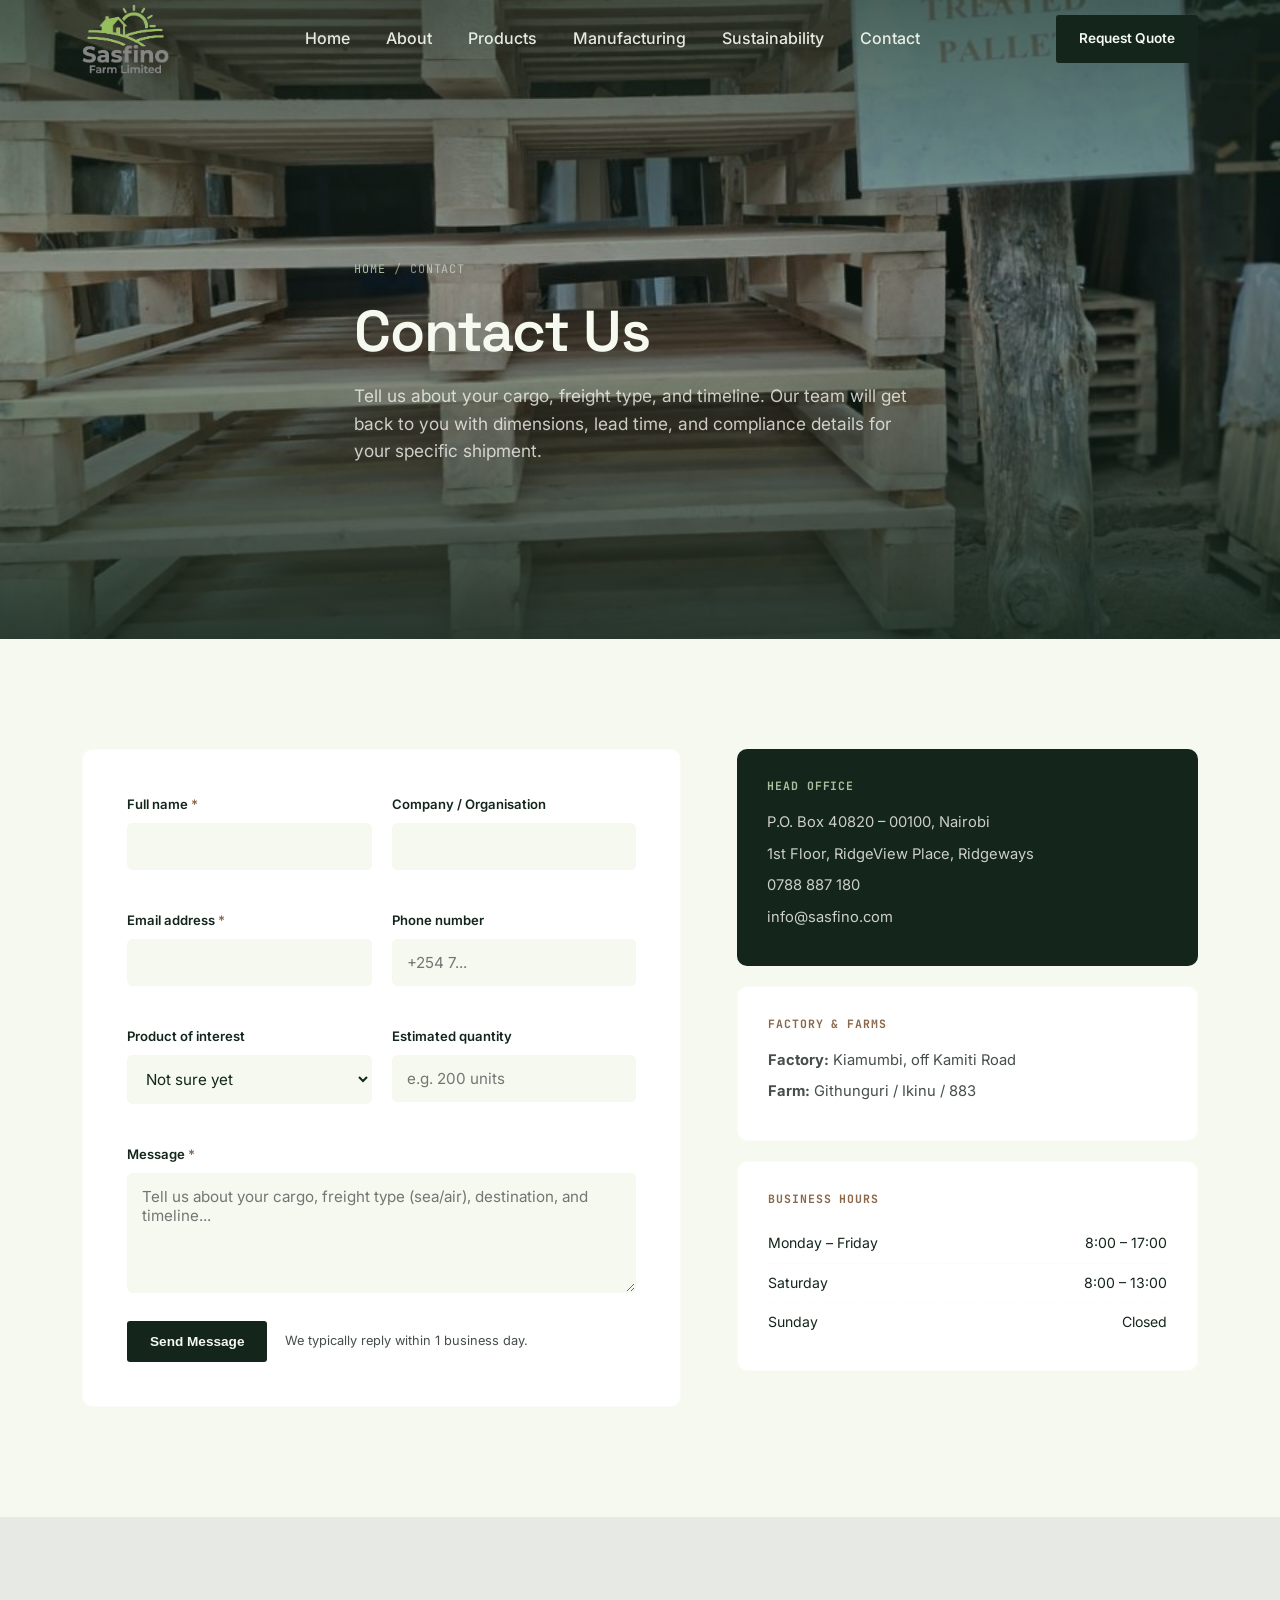
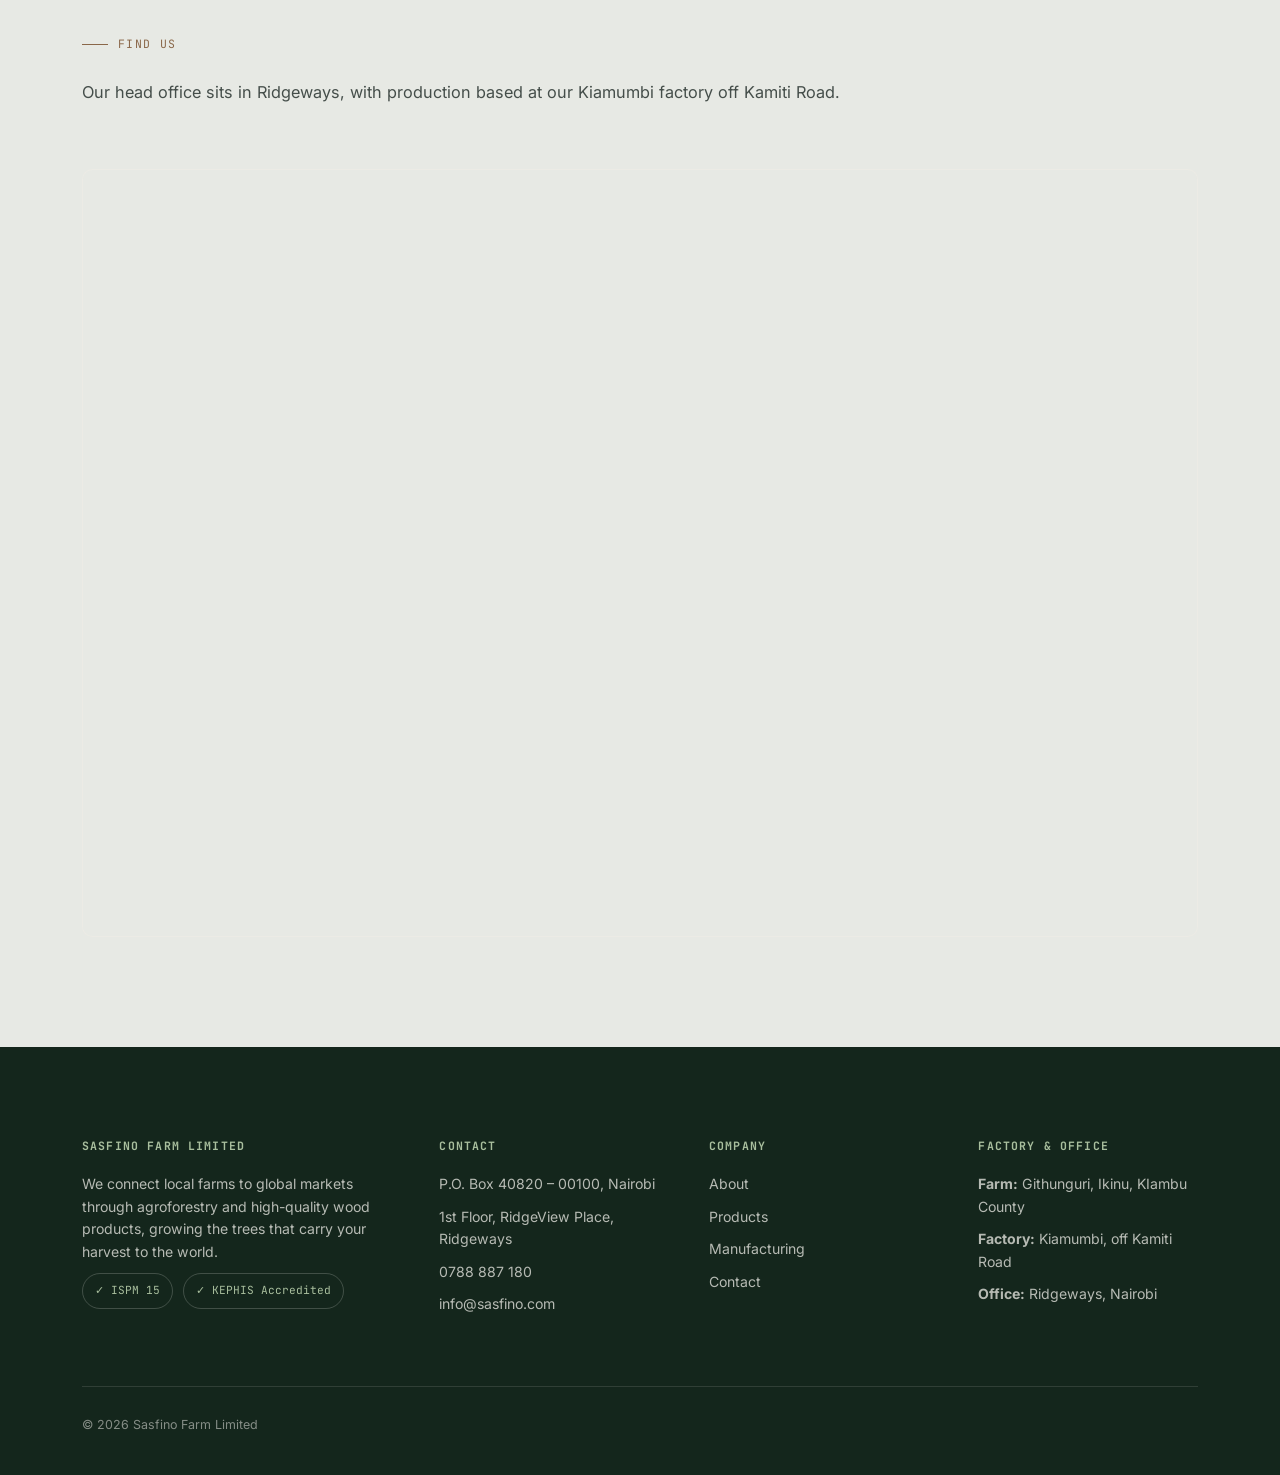
<file: contact (4).html>
<!DOCTYPE html>
<html lang="en">
<head>
<meta charset="UTF-8">
<meta name="viewport" content="width=device-width, initial-scale=1.0">
<link rel="icon" type="image/png" href="Sasfino_Fav.png" />
<title>Contact — Sasfino Farm Limited</title>
<link rel="preconnect" href="https://fonts.googleapis.com">
<link rel="preconnect" href="https://fonts.gstatic.com" crossorigin>
<link href="https://fonts.googleapis.com/css2?family=Space+Grotesk:wght@400;500;600;700&family=Inter:wght@400;500;600;700&family=JetBrains+Mono:wght@400;500;700&display=swap" rel="stylesheet">
<link rel="stylesheet" href="style.css">
</head>
<body>

<header class="site-header">
  <div class="wrap">
    <div class="logo">
      <img src="sasfino_logo.png" alt="Sasfino Farm Limited" class="logo-img">
    </div>
    <nav class="main-nav" id="main-nav">
      <a href="index.html">Home</a>
      <a href="about.html">About</a>
      <a href="products.html">Products</a>
      <a href="manufacturing.html">Manufacturing</a>
      <a href="sustainability.html">Sustainability</a> 
      <a href="contact.html">Contact</a>
    </nav>
    <a href="contact.html" class="btn btn-primary">Request Quote</a>
    <button class="nav-toggle" id="nav-toggle" aria-label="Toggle menu" aria-expanded="false" aria-controls="main-nav">
      <span></span><span></span><span></span>
    </button>
  </div>
  <div class="nav-backdrop" id="nav-backdrop"></div>
</header>

<section class="page-banner">
  <div class="banner-photo" style="background-image:url('slide-pallets.jpg')"></div>
  <div class="banner-overlay"></div>
  <div class="wrap">
    <div class="breadcrumb"><a href="index.html">Home</a> / Contact</div>
    <h1 class="reveal is-visible">Contact Us</h1>
    <p class="sub reveal is-visible">Tell us about your cargo, freight type, and timeline. Our team will get back to you with dimensions, lead time, and compliance details for your specific shipment.</p>
  </div>
</section>

<section id="contact-main">
  <div class="wrap">
    <div class="contact-grid">

      <div class="contact-form-card reveal" id="contact-form-card">
        <form id="quote-form" novalidate>
          <div class="form-row">
            <div class="form-field" id="field-name">
              <label for="f-name">Full name <span class="req">*</span></label>
              <input type="text" id="f-name" name="name" autocomplete="name" required>
              <div class="form-error-msg">Please enter your name.</div>
            </div>
            <div class="form-field" id="field-company">
              <label for="f-company">Company / Organisation</label>
              <input type="text" id="f-company" name="company" autocomplete="organization">
            </div>
          </div>
          <div class="form-row">
            <div class="form-field" id="field-email">
              <label for="f-email">Email address <span class="req">*</span></label>
              <input type="email" id="f-email" name="email" autocomplete="email" required>
              <div class="form-error-msg">Please enter a valid email address.</div>
            </div>
            <div class="form-field" id="field-phone">
              <label for="f-phone">Phone number</label>
              <input type="tel" id="f-phone" name="phone" autocomplete="tel" placeholder="+254 7...">
            </div>
          </div>
          <div class="form-row">
            <div class="form-field" id="field-product">
              <label for="f-product">Product of interest</label>
              <select id="f-product" name="product">
                <option value="">Not sure yet</option>
                <option value="pallets">Export-Grade Pallets</option>
                <option value="angle">Angle Board Corners</option>
                <option value="tops">Pallet Tops</option>
                <option value="custom">Custom Dimensions</option>
              </select>
            </div>
            <div class="form-field" id="field-quantity">
              <label for="f-quantity">Estimated quantity</label>
              <input type="number" min="0" id="f-quantity" name="quantity" placeholder="e.g. 200 units">
            </div>
          </div>
          <div class="form-field" id="field-message">
            <label for="f-message">Message <span class="req">*</span></label>
            <textarea id="f-message" name="message" required placeholder="Tell us about your cargo, freight type (sea/air), destination, and timeline..."></textarea>
            <div class="form-error-msg">Please add a short message so we know how to help.</div>
          </div>
          <div class="form-submit-row">
            <button type="submit" class="btn btn-primary">Send Message</button>
            <span class="form-note">We typically reply within 1 business day.</span>
          </div>
        </form>

        <div class="contact-success" id="contact-success">
          <div class="cs-icon">✓</div>
          <h3>Message received, thank you.</h3>
          <p>A member of our team will get back to you within one business day. For anything urgent, call us directly at <strong>0788 887 180</strong>.</p>
          <button type="button" class="btn btn-ghost" id="send-another">Send Another Message</button>
        </div>
      </div>

      <div class="contact-info-stack reveal">
        <div class="info-card">
          <h4>Head Office</h4>
          <p>P.O. Box 40820 – 00100, Nairobi</p>
          <p>1st Floor, RidgeView Place, Ridgeways</p>
          <a href="tel:+254788887180">0788 887 180</a>
          <a href="mailto:info@sasfino.com">info@sasfino.com</a>
        </div>
        <div class="info-card light">
          <h4>Factory & Farms</h4>
          <p><b>Factory:</b> Kiamumbi, off Kamiti Road</p>
          <p><b>Farm:</b> Githunguri / Ikinu / 883</p>
        </div>
        <div class="info-card light">
          <h4>Business Hours</h4>
          <div class="hours-row"><span>Monday – Friday</span><span>8:00 – 17:00</span></div>
          <div class="hours-row"><span>Saturday</span><span>8:00 – 13:00</span></div>
          <div class="hours-row"><span>Sunday</span><span>Closed</span></div>
        </div>
      </div>
    </div>
  </div>
</section>

<section style="background:var(--slate-light);">
  <div class="wrap">
    <div class="section-head reveal">
      <span class="eyebrow">Find us</span>
      <p>Our head office sits in Ridgeways, with production based at our Kiamumbi factory off Kamiti Road.</p>
    </div>
    <div class="map-card reveal">
      <iframe
        src="https://www.google.com/maps?q=RidgeView+Place,+Ridgeways+Mall,+Nairobi,+Kenya&output=embed"
        loading="lazy"
        referrerpolicy="no-referrer-when-downgrade"
        title="Map showing Sasfino Farm Limited's Ridgeways office in Nairobi">
      </iframe>
    </div>
  </div>
</section>

<footer id="contact-footer">
  <div class="wrap">
    <div class="footer-grid">
      <div>
        <h5>Sasfino Farm Limited</h5>
        <p style="max-width:32ch; color:rgba(245,244,239,0.72);">We connect local farms to global markets through agroforestry and high-quality wood products, growing the trees that carry your harvest to the world.</p>
        <div class="cert-badges">
          <span class="cert-badge">✓ ISPM 15</span>
          <span class="cert-badge">✓ KEPHIS Accredited</span>
        </div>
      </div>
      <div>
        <h5>Contact</h5>
        <p>P.O. Box 40820 – 00100, Nairobi</p>
        <p>1st Floor, RidgeView Place, Ridgeways</p>
        <a href="tel:+254788887180">0788 887 180</a>
        <a href="mailto:info@sasfino.com">info@sasfino.com</a>
      </div>
      <div>
        <h5>Company</h5>
        <a href="about.html">About</a>
        <a href="products.html">Products</a>
        <a href="manufacturing.html">Manufacturing</a>
        <a href="contact.html">Contact</a>
      </div>
      <div>
        <h5>Factory & Office</h5>
        <p><b>Farm:</b> Githunguri, Ikinu, KIambu County</p>
        <p><b>Factory:</b> Kiamumbi, off Kamiti Road</p>
        <p><b>Office:</b> Ridgeways, Nairobi</p>
      </div>
    </div>
    <div class="footer-bottom">
      <span>© 2026 Sasfino Farm Limited</span>
      <span class="mono"> </span>
    </div>
  </div>
</footer>

<script src="script.js"></script>
<script src="contact.js"></script>

</body>
</html>
</file>
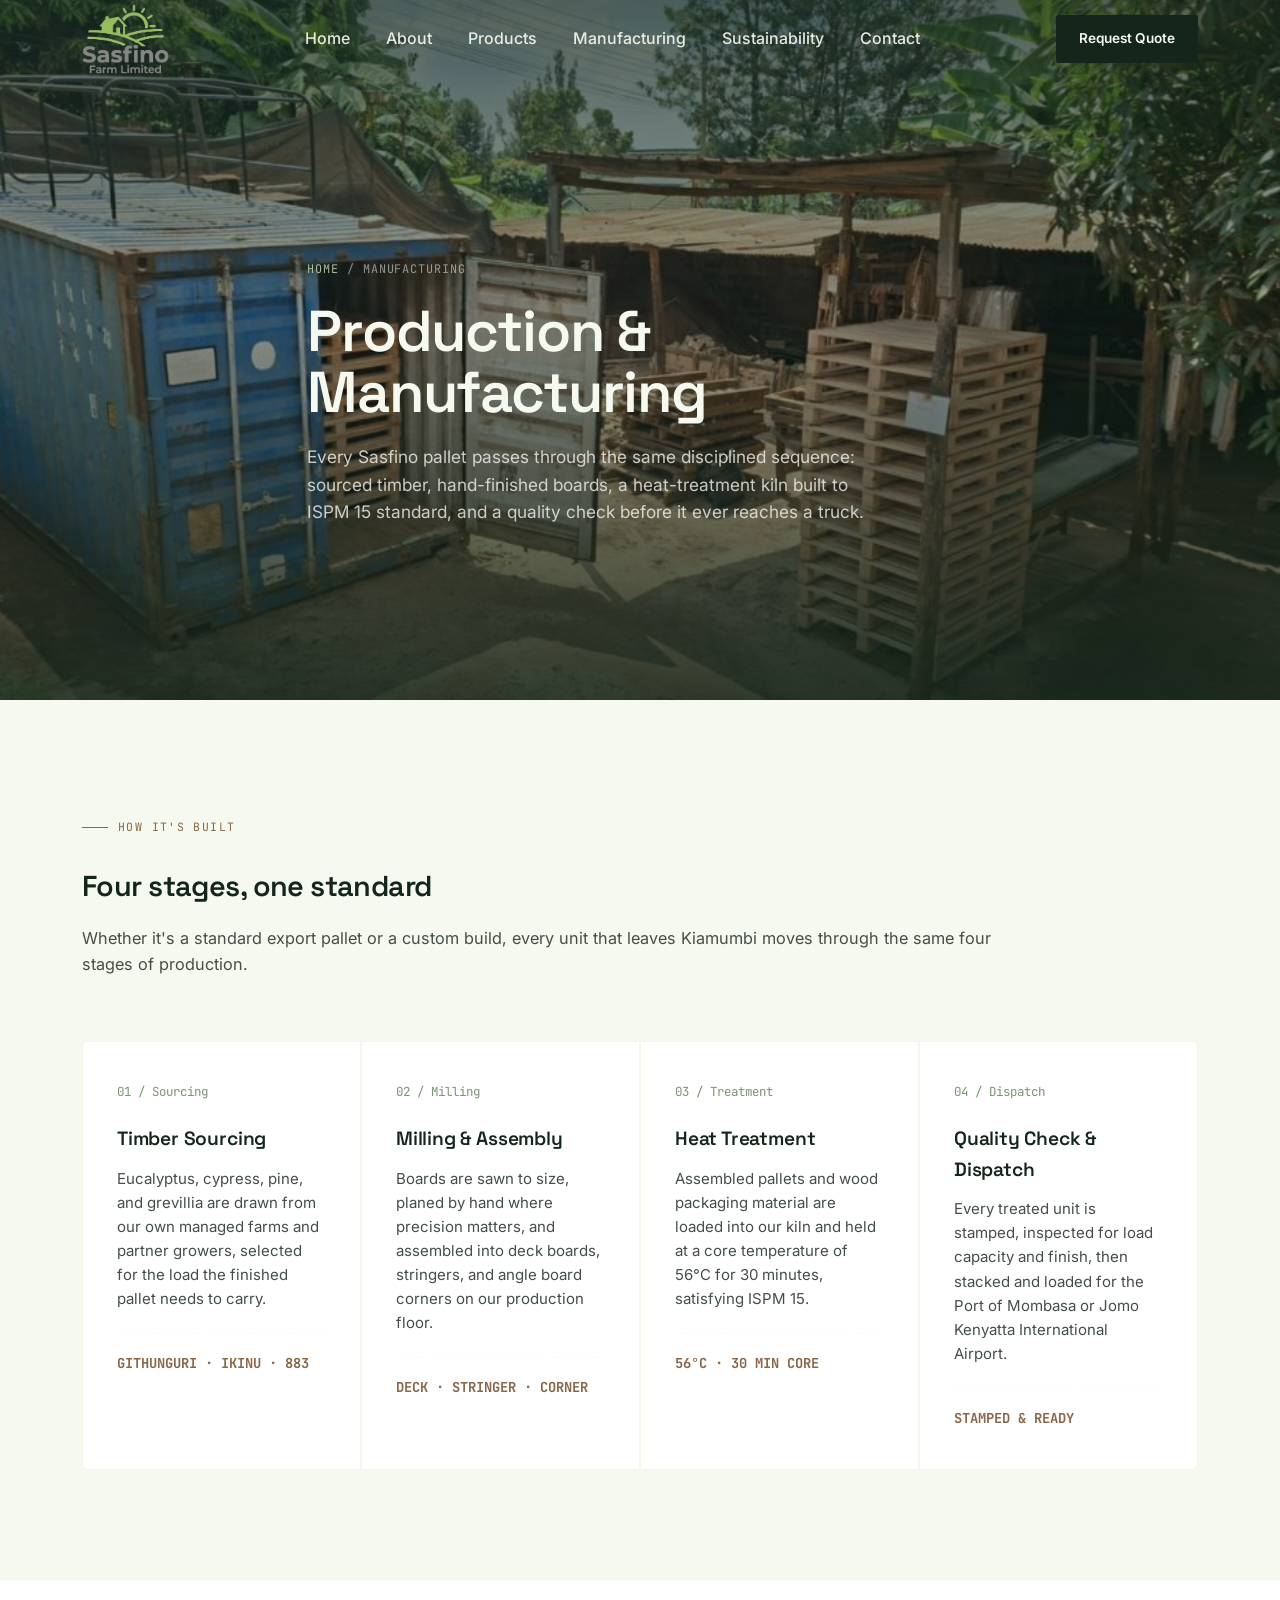
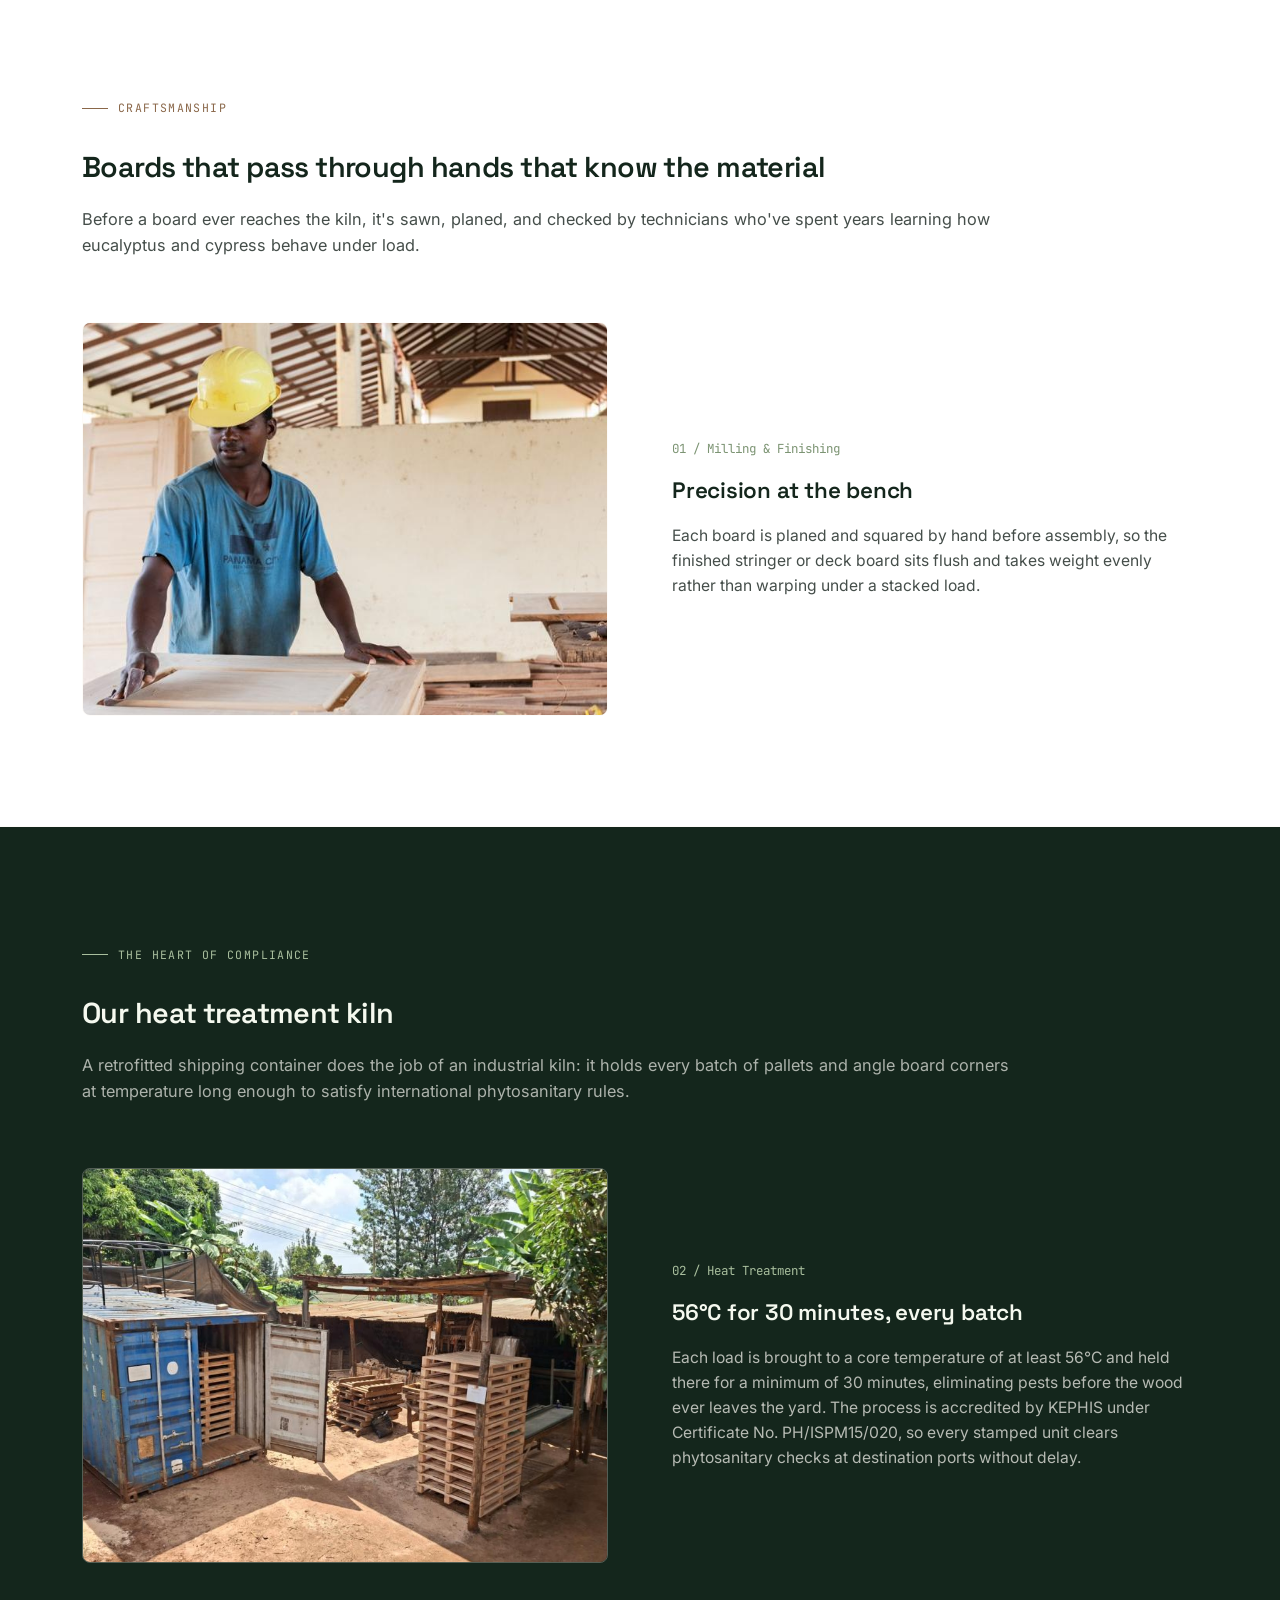
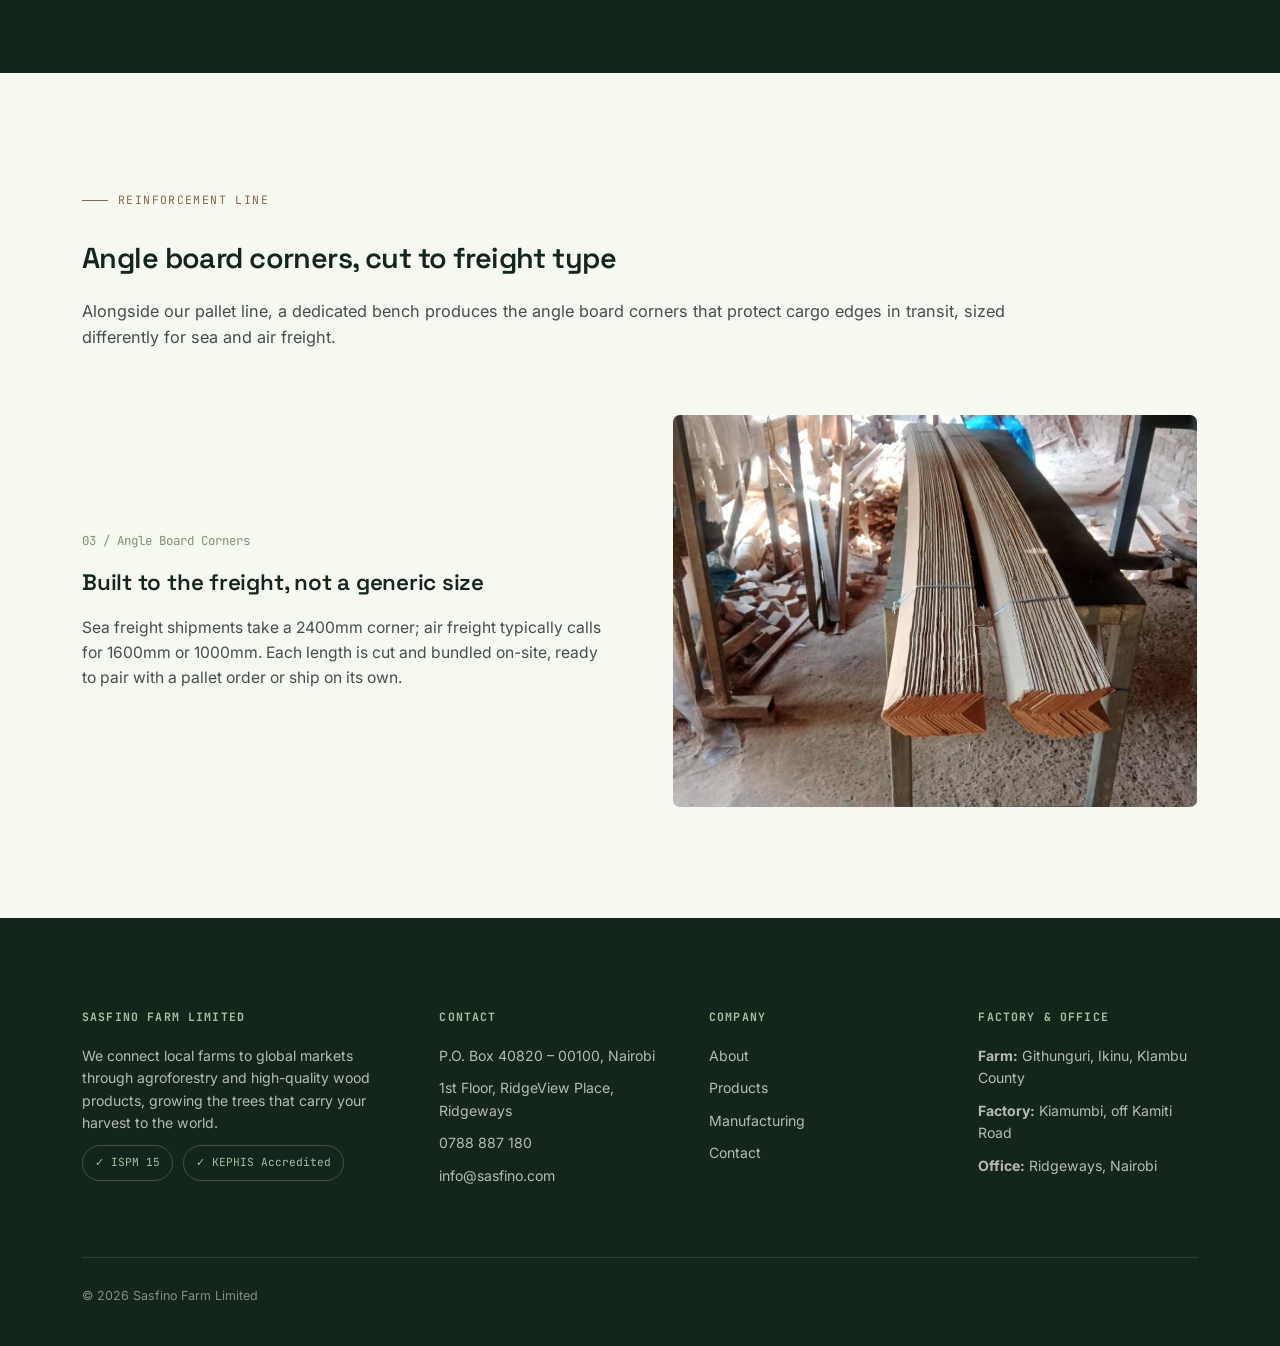
<file: manufacturing (2).html>
<!DOCTYPE html>
<html lang="en">
<head>
<meta charset="UTF-8">
<meta name="viewport" content="width=device-width, initial-scale=1.0">
<link rel="icon" type="image/png" href="Sasfino_Fav.png" />
<title>Manufacturing — Sasfino Farm Limited</title>
<link rel="preconnect" href="https://fonts.googleapis.com">
<link rel="preconnect" href="https://fonts.gstatic.com" crossorigin>
<link href="https://fonts.googleapis.com/css2?family=Space+Grotesk:wght@400;500;600;700&family=Inter:wght@400;500;600;700&family=JetBrains+Mono:wght@400;500;700&display=swap" rel="stylesheet">
<link rel="stylesheet" href="style.css">
</head>
<body>

<header class="site-header">
  <div class="wrap">
    <div class="logo">
      <img src="sasfino_logo.png" alt="Sasfino Farm Limited" class="logo-img">
    </div>
    <nav class="main-nav" id="main-nav">
      <a href="index.html">Home</a>
      <a href="about.html">About</a>
      <a href="products.html">Products</a>
      <a href="manufacturing.html">Manufacturing</a>
      <a href="sustainability.html">Sustainability</a> 
      <a href="contact.html">Contact</a>
    </nav>
    <a href="contact.html" class="btn btn-primary">Request Quote</a>
    <button class="nav-toggle" id="nav-toggle" aria-label="Toggle menu" aria-expanded="false" aria-controls="main-nav">
      <span></span><span></span><span></span>
    </button>
  </div>
  <div class="nav-backdrop" id="nav-backdrop"></div>
</header>

<section class="page-banner">
  <div class="banner-photo" style="background-image:url('slide-kiln.jpg')"></div>
  <div class="banner-overlay"></div>
  <div class="wrap">
    <div class="breadcrumb"><a href="index.html">Home</a> / Manufacturing</div>
    <h1 class="reveal is-visible">Production & Manufacturing</h1>
    <p class="sub reveal is-visible">Every Sasfino pallet passes through the same disciplined sequence: sourced timber, hand-finished boards, a heat-treatment kiln built to ISPM 15 standard, and a quality check before it ever reaches a truck.</p>
  </div>
</section>

<section id="process-overview">
  <div class="wrap">
    <div class="section-head reveal">
      <span class="eyebrow">How it's built</span>
      <h2>Four stages, one standard</h2>
      <p>Whether it's a standard export pallet or a custom build, every unit that leaves Kiamumbi moves through the same four stages of production.</p>
    </div>
    <div class="feature-grid">
      <div class="feature-card reveal">
        <span class="idx">01 / Sourcing</span>
        <h3>Timber Sourcing</h3>
        <p>Eucalyptus, cypress, pine, and grevillia are drawn from our own managed farms and partner growers, selected for the load the finished pallet needs to carry.</p>
        <div class="metric">GITHUNGURI · IKINU · 883</div>
      </div>
      <div class="feature-card reveal">
        <span class="idx">02 / Milling</span>
        <h3>Milling &amp; Assembly</h3>
        <p>Boards are sawn to size, planed by hand where precision matters, and assembled into deck boards, stringers, and angle board corners on our production floor.</p>
        <div class="metric">DECK · STRINGER · CORNER</div>
      </div>
      <div class="feature-card reveal">
        <span class="idx">03 / Treatment</span>
        <h3>Heat Treatment</h3>
        <p>Assembled pallets and wood packaging material are loaded into our kiln and held at a core temperature of 56°C for 30 minutes, satisfying ISPM 15.</p>
        <div class="metric">56°C · 30 MIN CORE</div>
      </div>
      <div class="feature-card reveal">
        <span class="idx">04 / Dispatch</span>
        <h3>Quality Check &amp; Dispatch</h3>
        <p>Every treated unit is stamped, inspected for load capacity and finish, then stacked and loaded for the Port of Mombasa or Jomo Kenyatta International Airport.</p>
        <div class="metric">STAMPED &amp; READY</div>
      </div>
    </div>
  </div>
</section>

<section style="background:var(--white); border-top:1px solid var(--line); border-bottom:1px solid var(--line);">
  <div class="wrap">
    <div class="section-head reveal">
      <span class="eyebrow">Craftsmanship</span>
      <h2>Boards that pass through hands that know the material</h2>
      <p>Before a board ever reaches the kiln, it's sawn, planed, and checked by technicians who've spent years learning how eucalyptus and cypress behave under load.</p>
    </div>
    <div class="split-block">
      <div class="split-photo reveal">
        <img src="craftsmanship.jpg" alt="A Sasfino craftsman planing a timber board by hand">
      </div>
      <div class="split-copy reveal">
        <span class="idx">01 / Milling &amp; Finishing</span>
        <h3>Precision at the bench</h3>
        <p>Each board is planed and squared by hand before assembly, so the finished stringer or deck board sits flush and takes weight evenly rather than warping under a stacked load.</p>
      </div>
    </div>
  </div>
</section>

<section class="blueprint-section">
  <div class="wrap">
    <div class="section-head reveal">
      <span class="eyebrow">The heart of compliance</span>
      <h2>Our heat treatment kiln</h2>
      <p>A retrofitted shipping container does the job of an industrial kiln: it holds every batch of pallets and angle board corners at temperature long enough to satisfy international phytosanitary rules.</p>
    </div>
    <div class="split-block">
      <div class="split-photo reveal">
        <img src="slide-kiln.jpg" alt="Sasfino's heat treatment kiln, a converted shipping container in the timber yard">
      </div>
      <div class="split-copy reveal">
        <span class="idx" style="color:var(--sage-light);">02 / Heat Treatment</span>
        <h3 style="color:var(--paper);">56°C for 30 minutes, every batch</h3>
        <p style="color:rgba(245,244,239,0.72);">Each load is brought to a core temperature of at least 56°C and held there for a minimum of 30 minutes, eliminating pests before the wood ever leaves the yard. The process is accredited by KEPHIS under Certificate No. PH/ISPM15/020, so every stamped unit clears phytosanitary checks at destination ports without delay.</p>
      </div>
    </div>
  </div>
</section>

<section>
  <div class="wrap">
    <div class="section-head reveal">
      <span class="eyebrow">Reinforcement line</span>
      <h2>Angle board corners, cut to freight type</h2>
      <p>Alongside our pallet line, a dedicated bench produces the angle board corners that protect cargo edges in transit, sized differently for sea and air freight.</p>
    </div>
    <div class="split-block reverse">
      <div class="split-photo reveal">
        <img src="slide-angleboard.jpg" alt="Bundled angle board corners ready for dispatch at the Sasfino factory">
      </div>
      <div class="split-copy reveal">
        <span class="idx">03 / Angle Board Corners</span>
        <h3>Built to the freight, not a generic size</h3>
        <p>Sea freight shipments take a 2400mm corner; air freight typically calls for 1600mm or 1000mm. Each length is cut and bundled on-site, ready to pair with a pallet order or ship on its own.</p>
      </div>
    </div>
  </div>
</section>

<!--<section style="background:var(--slate-light);">
  <div class="wrap">
    <div class="section-head reveal">
      <span class="eyebrow">Start to finish</span>
      <h2>A pallet's journey through the factory</h2>
      <p>From standing timber to a stamped unit on a departing truck, here's the sequence every order follows.</p>
    </div>
    <div class="timeline">
      <div class="timeline-item reveal">
        <span class="tl-year">Step 1</span>
        <h4>Timber is harvested and delivered to the yard</h4>
        <p>Eucalyptus, cypress, pine, and grevillia arrive from our managed farms, sorted by species for the load the finished product needs to carry.</p>
      </div>
      <div class="timeline-item reveal">
        <span class="tl-year">Step 2</span>
        <h4>Boards are milled, planed, and cut to spec</h4>
        <p>Deck boards, stringers, and angle board strips are sawn and finished on the production floor, whether to Kenyan standard, EPAL-grade, or a custom order.</p>
      </div>
      <div class="timeline-item reveal">
        <span class="tl-year">Step 3</span>
        <h4>Components are assembled into a pallet</h4>
        <p>Stringers and deck boards are fastened together into the finished frame, built to support up to 1,200kg of safe working load without warping.</p>
      </div>
      <div class="timeline-item reveal">
        <span class="tl-year">Step 4</span>
        <h4>The batch is heat-treated in the kiln</h4>
        <p>Assembled pallets go into the kiln and are held at a core temperature of 56°C for 30 minutes, meeting ISPM 15 requirements before anything is stamped.</p>
      </div>
      <div class="timeline-item reveal">
        <span class="tl-year">Step 5</span>
        <h4>Every unit is stamped and inspected</h4>
        <p>Treated units carry the HT stamp and pass a final quality check for finish and load capacity before they're cleared for the yard.</p>
      </div>
      <div class="timeline-item reveal">
        <span class="tl-year">Step 6</span>
        <h4>Stock is stacked, loaded, and dispatched</h4>
        <p>Finished pallets and angle board corners are stacked to order and loaded onto trucks bound for the Port of Mombasa or JKIA.</p>
      </div>
    </div>
  </div>
</section>-->

<footer id="contact">
  <div class="wrap">
    <div class="footer-grid">
      <div>
        <h5>Sasfino Farm Limited</h5>
        <p style="max-width:32ch; color:rgba(245,244,239,0.72);">We connect local farms to global markets through agroforestry and high-quality wood products, growing the trees that carry your harvest to the world.</p>
        <div class="cert-badges">
          <span class="cert-badge">✓ ISPM 15</span>
          <span class="cert-badge">✓ KEPHIS Accredited</span>
        </div>
      </div>
      <div>
        <h5>Contact</h5>
        <p>P.O. Box 40820 – 00100, Nairobi</p>
        <p>1st Floor, RidgeView Place, Ridgeways</p>
        <a href="tel:+254788887180">0788 887 180</a>
        <a href="mailto:info@sasfino.com">info@sasfino.com</a>
      </div>
      <div>
        <h5>Company</h5>
        <a href="about.html">About</a>
        <a href="products.html">Products</a>
        <a href="manufacturing.html">Manufacturing</a>
        <a href="contact.html">Contact</a>
      </div>
      <div>
        <h5>Factory & Office</h5>
        <p><b>Farm:</b> Githunguri, Ikinu, KIambu County</p>
        <p><b>Factory:</b> Kiamumbi, off Kamiti Road</p>
        <p><b>Office:</b> Ridgeways, Nairobi</p>
      </div>
    </div>
    <div class="footer-bottom">
      <span>© 2026 Sasfino Farm Limited</span>
      <span class="mono"> </span>
    </div>
  </div>
</footer>

<script src="script.js"></script>

</body>
</html>
</file>
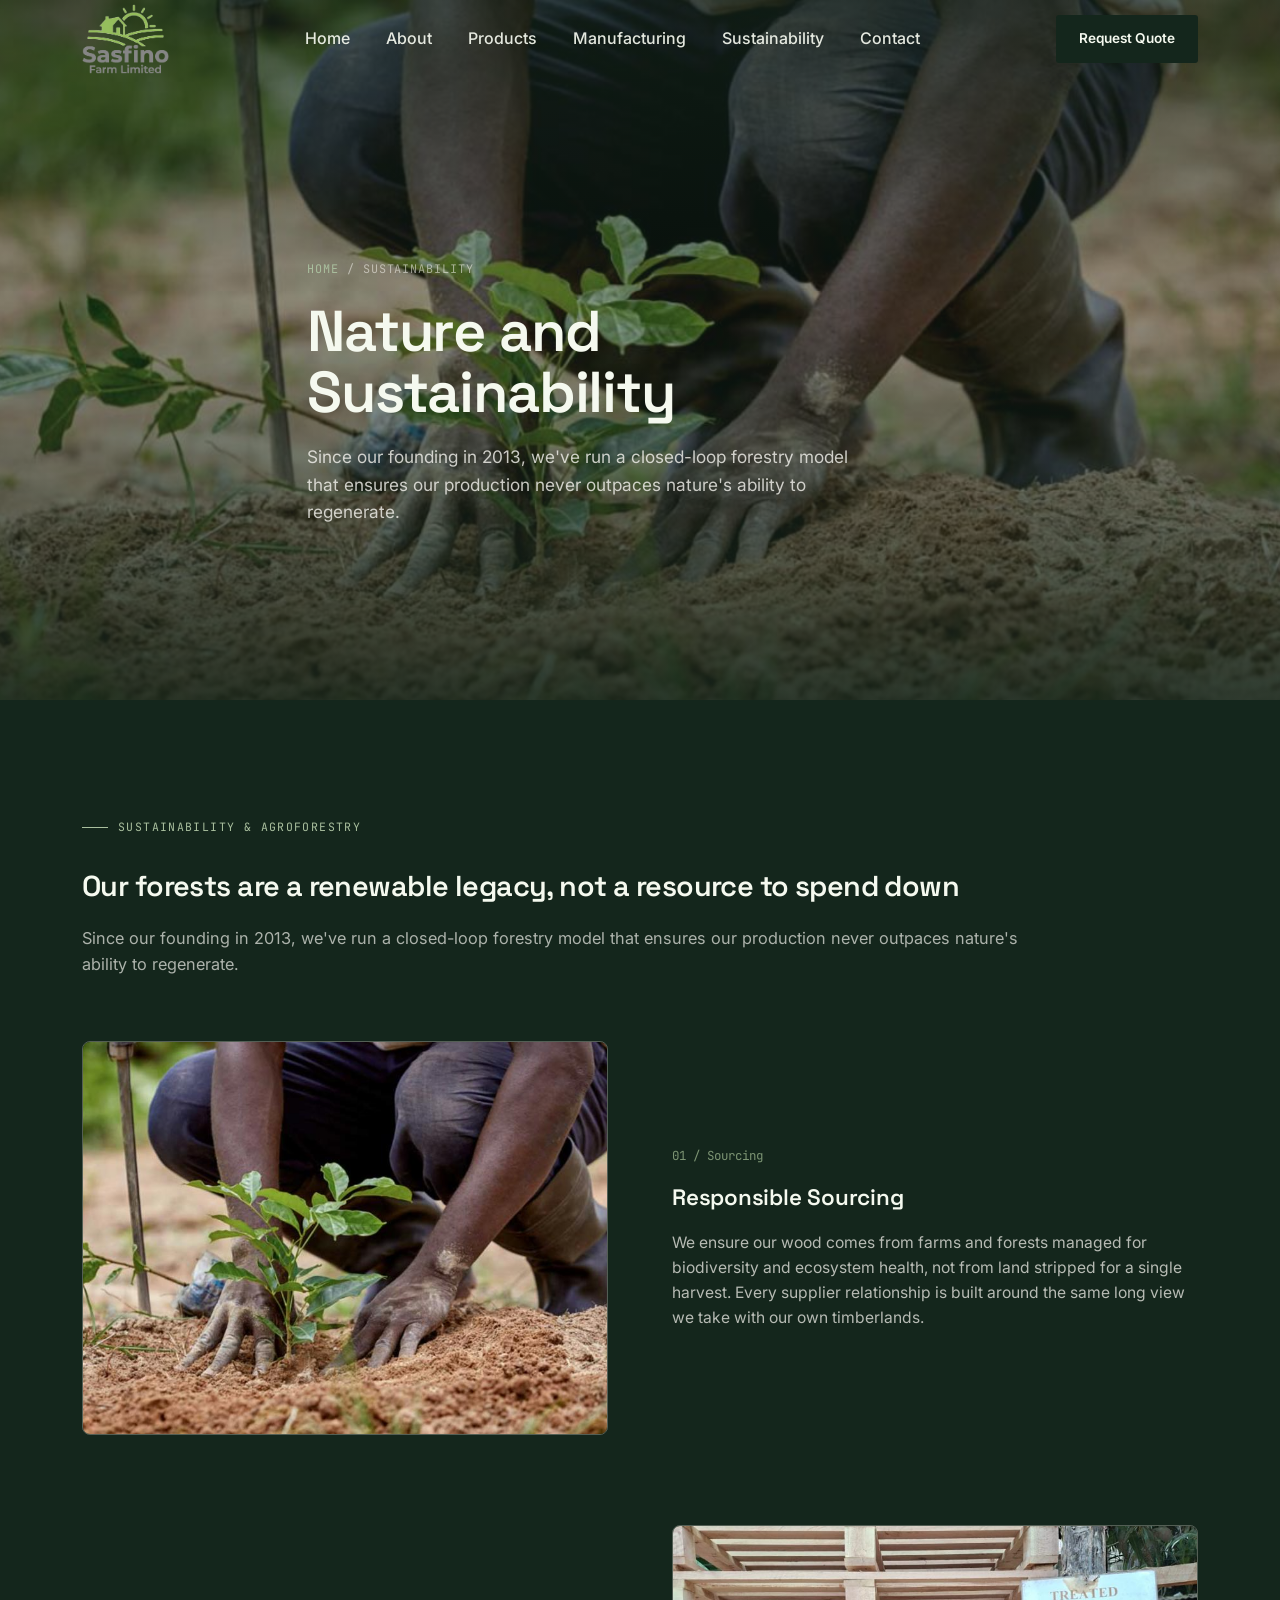
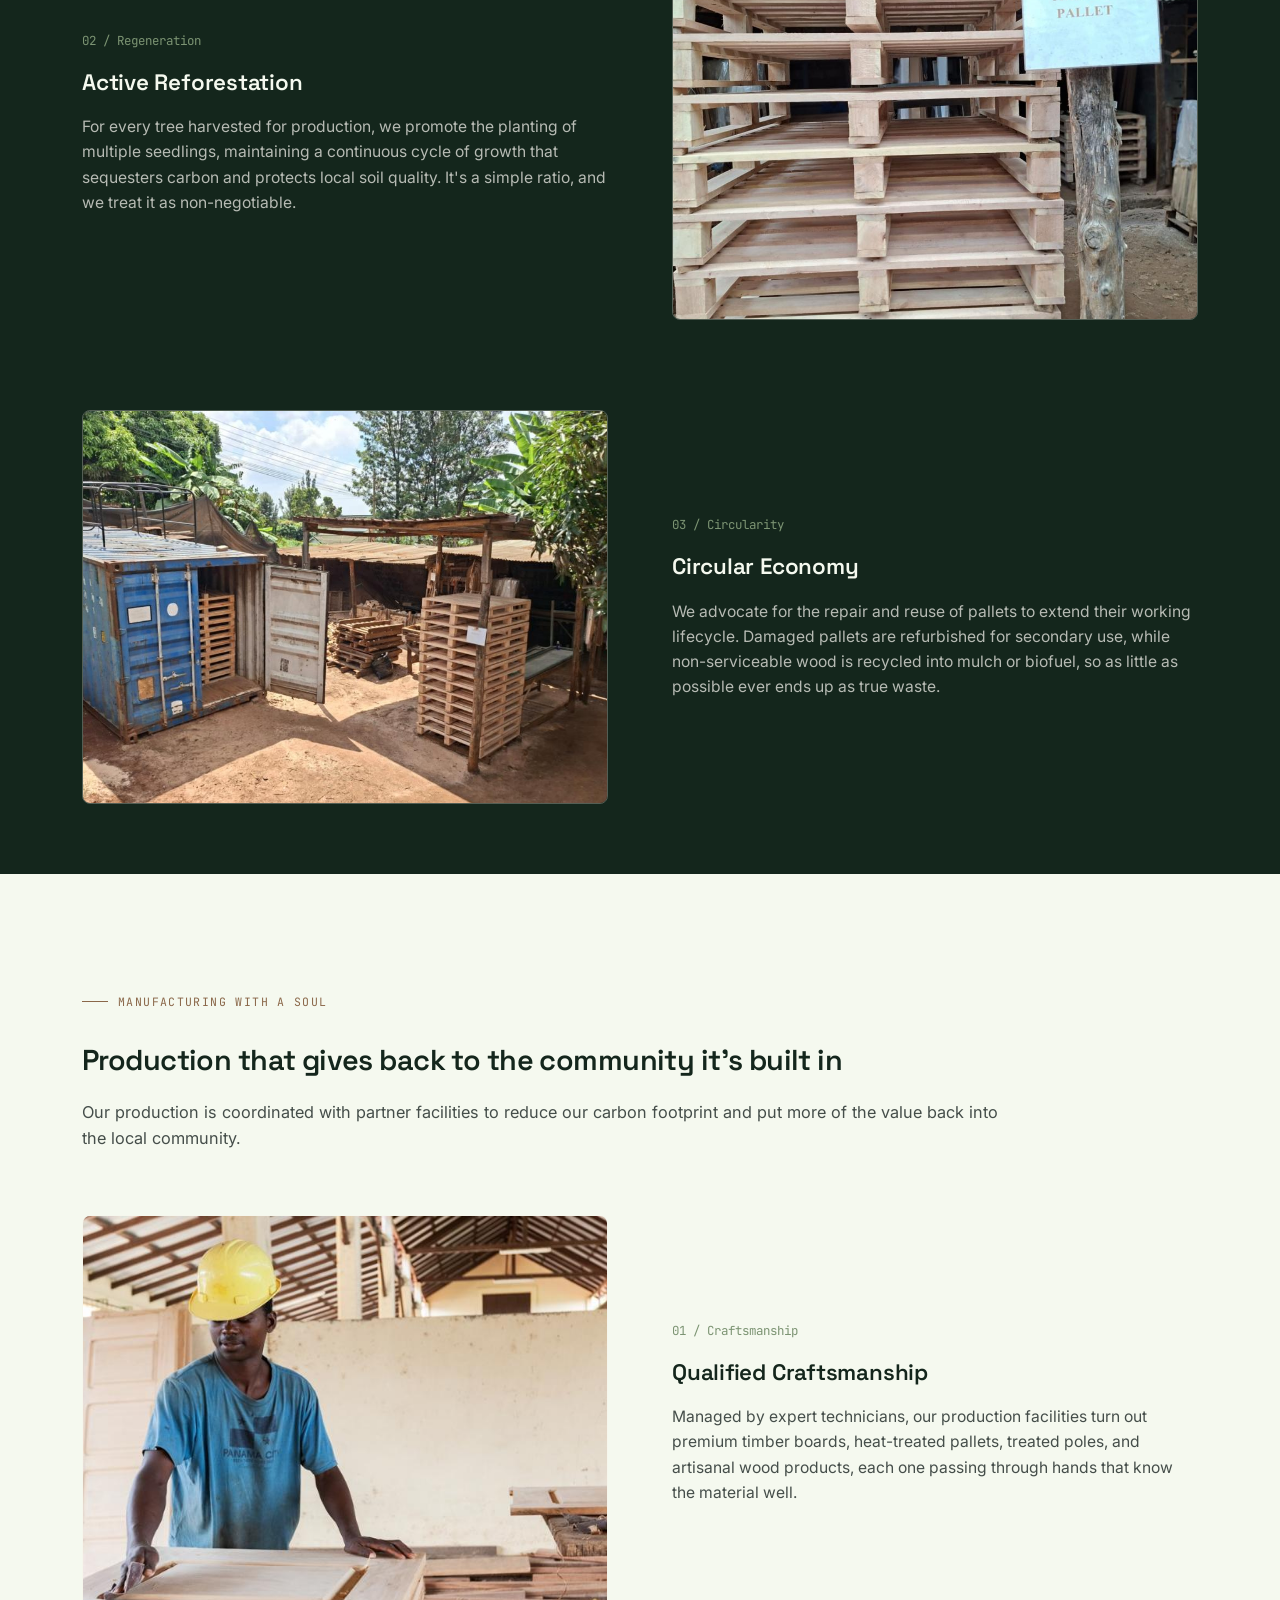
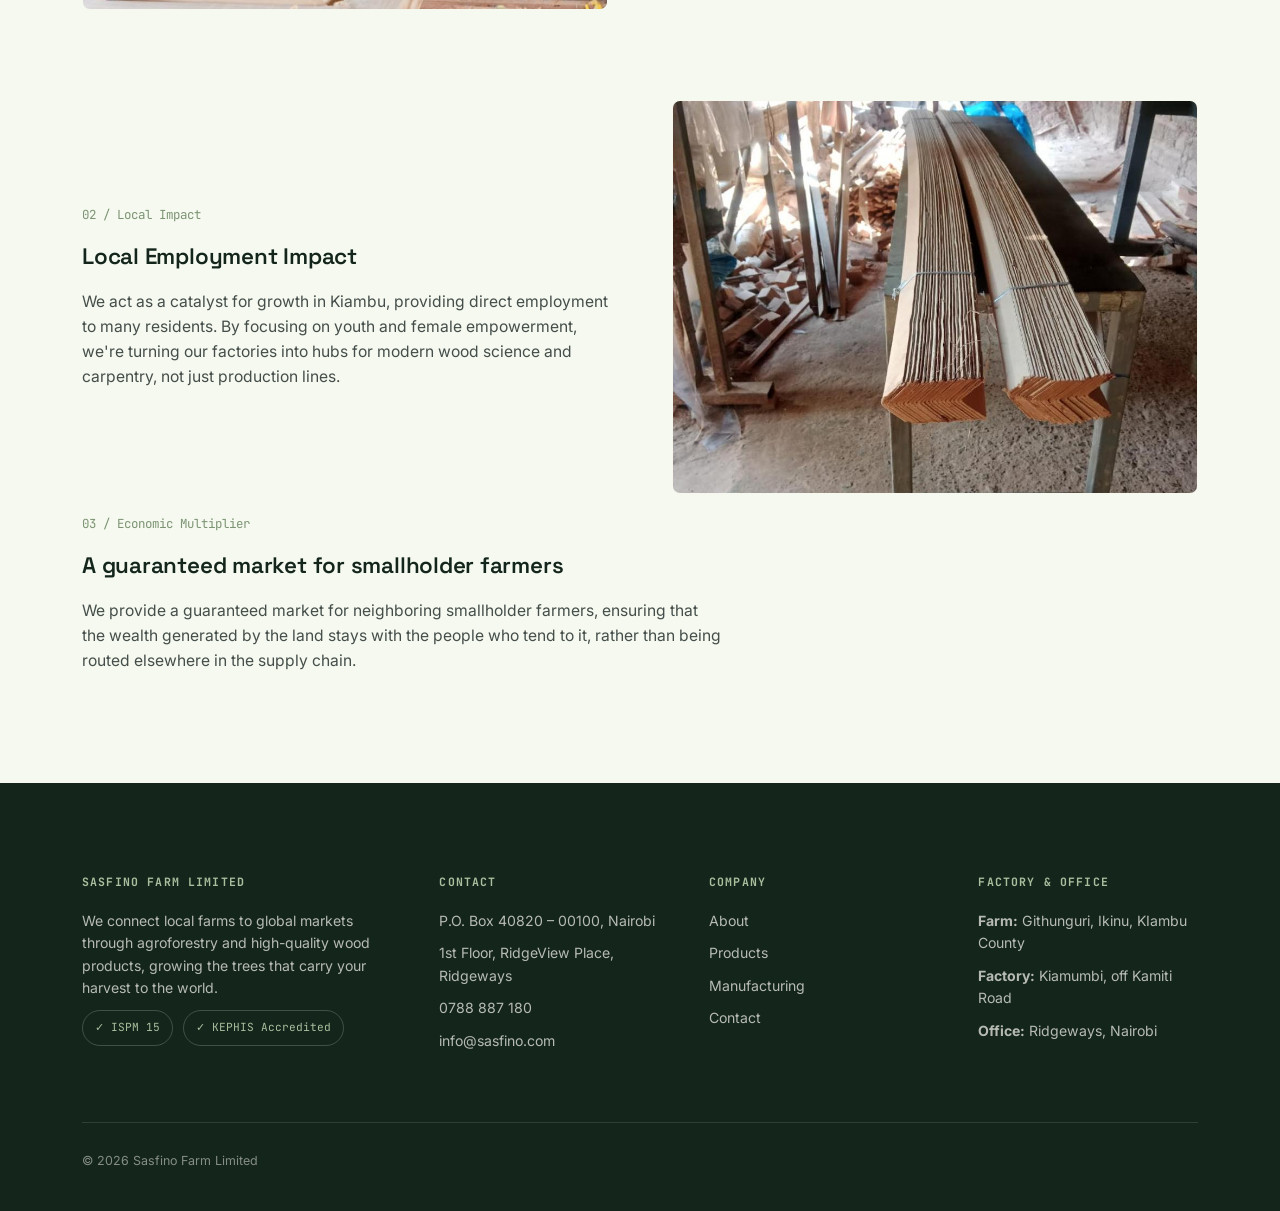
<file: sustainability (2).html>
<!DOCTYPE html>
<html lang="en">
<head>
<meta charset="UTF-8">
<meta name="viewport" content="width=device-width, initial-scale=1.0">
<link rel="icon" type="image/png" href="Sasfino_Fav.png" />
<title>Sustainability — Sasfino Farm Limited</title>
<link rel="preconnect" href="https://fonts.googleapis.com">
<link rel="preconnect" href="https://fonts.gstatic.com" crossorigin>
<link href="https://fonts.googleapis.com/css2?family=Space+Grotesk:wght@400;500;600;700&family=Inter:wght@400;500;600;700&family=JetBrains+Mono:wght@400;500;700&display=swap" rel="stylesheet">
<link rel="stylesheet" href="style.css">
</head>
<body>

<header class="site-header">
  <div class="wrap">
    <div class="logo">
      <img src="sasfino_logo.png" alt="Sasfino Farm Limited" class="logo-img">
    </div>
    <nav class="main-nav" id="main-nav">
      <a href="index.html">Home</a>
      <a href="about.html">About</a>
      <a href="products.html">Products</a>
      <a href="manufacturing.html">Manufacturing</a>
      <a href="sustainability.html">Sustainability</a> 
      <a href="contact.html">Contact</a>
    </nav>
    <a href="contact.html" class="btn btn-primary">Request Quote</a>
    <button class="nav-toggle" id="nav-toggle" aria-label="Toggle menu" aria-expanded="false" aria-controls="main-nav">
      <span></span><span></span><span></span>
    </button>
  </div>
  <div class="nav-backdrop" id="nav-backdrop"></div>
</header>

<section class="page-banner">
  <div class="banner-photo" style="background-image:url('slide-reforestation.jpg')"></div>
  <div class="banner-overlay"></div>
  <div class="wrap">
    <div class="breadcrumb"><a href="index.html">Home</a> / Sustainability</div>
    <h1 class="reveal is-visible">Nature and Sustainability</h1>
    <p class="sub reveal is-visible">Since our founding in 2013, we've run a closed-loop forestry model that ensures our production never outpaces nature's ability to regenerate.</p>
  </div>
</section>

<section class="blueprint-section" style="padding-bottom:70px;">
  <div class="wrap">
    <div class="section-head reveal">
      <span class="eyebrow">Sustainability & Agroforestry</span>
      <h2>Our forests are a renewable legacy, not a resource to spend down</h2>
      <p>Since our founding in 2013, we've run a closed-loop forestry model that ensures our production never outpaces nature's ability to regenerate.</p>
    </div>

    <div class="split-block">
      <div class="split-photo reveal">
        <img src="slide-reforestation.jpg" alt="A Sasfino team member planting a tree seedling">
      </div>
      <div class="split-copy reveal">
        <span class="idx">01 / Sourcing</span>
        <h3 style="color:var(--paper);">Responsible Sourcing</h3>
        <p style="color:rgba(245,244,239,0.72);">We ensure our wood comes from farms and forests managed for biodiversity and ecosystem health, not from land stripped for a single harvest. Every supplier relationship is built around the same long view we take with our own timberlands.</p>
      </div>
    </div>

    <div class="split-block reverse">
      <div class="split-photo reveal">
        <img src="slide-pallets.jpg" alt="Stacked, heat-treated Sasfino pallets ready for export">
      </div>
      <div class="split-copy reveal">
        <span class="idx">02 / Regeneration</span>
        <h3 style="color:var(--paper);">Active Reforestation</h3>
        <p style="color:rgba(245,244,239,0.72);">For every tree harvested for production, we promote the planting of multiple seedlings, maintaining a continuous cycle of growth that sequesters carbon and protects local soil quality. It's a simple ratio, and we treat it as non-negotiable.</p>
      </div>
    </div>

    <div class="split-block">
      <div class="split-photo reveal">
        <img src="slide-kiln.jpg" alt="Sasfino's heat treatment kiln and timber yard">
      </div>
      <div class="split-copy reveal">
        <span class="idx">03 / Circularity</span>
        <h3 style="color:var(--paper);">Circular Economy</h3>
        <p style="color:rgba(245,244,239,0.72);">We advocate for the repair and reuse of pallets to extend their working lifecycle. Damaged pallets are refurbished for secondary use, while non-serviceable wood is recycled into mulch or biofuel, so as little as possible ever ends up as true waste.</p>
      </div>
    </div>
  </div>
</section>

<section id="manufacturing-soul">
  <div class="wrap">
    <div class="section-head reveal">
      <span class="eyebrow">Manufacturing with a Soul</span>
      <h2>Production that gives back to the community it's built in</h2>
      <p>Our production is coordinated with partner facilities to reduce our carbon footprint and put more of the value back into the local community.</p>
    </div>

    <div class="split-block">
      <div class="split-photo reveal">
        <img src="craftsmanship.jpg" alt="A Sasfino craftsman finishing a timber board by hand">
      </div>
      <div class="split-copy reveal">
        <span class="idx">01 / Craftsmanship</span>
        <h3>Qualified Craftsmanship</h3>
        <p>Managed by expert technicians, our production facilities turn out premium timber boards, heat-treated pallets, treated poles, and artisanal wood products, each one passing through hands that know the material well.</p>
      </div>
    </div>

    <div class="split-block reverse">
      <div class="split-photo reveal">
        <img src="slide-angleboard.jpg" alt="Angle board corner reinforcement production">
      </div>
      <div class="split-copy reveal">
        <span class="idx">02 / Local Impact</span>
        <h3>Local Employment Impact</h3>
        <p>We act as a catalyst for growth in Kiambu, providing direct employment to many residents. By focusing on youth and female empowerment, we're turning our factories into hubs for modern wood science and carpentry, not just production lines.</p>
      </div>
    </div>

    <div style="max-width:640px; margin-top:20px;" class="reveal">
      <span class="idx" style="font-family:'JetBrains Mono',monospace; font-size:.78rem; color:var(--sage); margin-bottom:14px; display:block;">03 / Economic Multiplier</span>
      <h3 style="font-size:1.4rem; font-weight:600; margin-bottom:14px; letter-spacing:-0.01em;">A guaranteed market for smallholder farmers</h3>
      <p style="color:var(--slate); font-size:.98rem;">We provide a guaranteed market for neighboring smallholder farmers, ensuring that the wealth generated by the land stays with the people who tend to it, rather than being routed elsewhere in the supply chain.</p>
    </div>
  </div>
</section>

<footer id="contact">
  <div class="wrap">
    <div class="footer-grid">
      <div>
        <h5>Sasfino Farm Limited</h5>
        <p style="max-width:32ch; color:rgba(245,244,239,0.72);">We connect local farms to global markets through agroforestry and high-quality wood products, growing the trees that carry your harvest to the world.</p>
        <div class="cert-badges">
          <span class="cert-badge">✓ ISPM 15</span>
          <span class="cert-badge">✓ KEPHIS Accredited</span>
        </div>
      </div>
      <div>
        <h5>Contact</h5>
        <p>P.O. Box 40820 – 00100, Nairobi</p>
        <p>1st Floor, RidgeView Place, Ridgeways</p>
        <a href="tel:+254788887180">0788 887 180</a>
        <a href="mailto:info@sasfino.com">info@sasfino.com</a>
      </div>
      <div>
        <h5>Company</h5>
        <a href="about.html">About</a>
        <a href="products.html">Products</a>
        <a href="manufacturing.html">Manufacturing</a>
        <a href="contact.html">Contact</a>
      </div>
      <div>
        <h5>Factory & Office</h5>
        <p><b>Farm:</b> Githunguri, Ikinu, KIambu County</p>
        <p><b>Factory:</b> Kiamumbi, off Kamiti Road</p>
        <p><b>Office:</b> Ridgeways, Nairobi</p>
      </div>
    </div>
    <div class="footer-bottom">
      <span>© 2026 Sasfino Farm Limited</span>
      <span class="mono"> </span>
    </div>
  </div>
</footer>

<script src="script.js"></script>

</body>
</html>
</file>
<file: style.css>
:root{
    --forest-deep: #14261C;
    --forest-mid: #2B4A37;
    --sage: #7C9473;
    --sage-light: #A9BF9E;
    --slate: #454E4A;
    --slate-light: #E7E9E4;
    --paper: #F5F9EF;
    --white: #FFFFFF;
    --timber: #B08968;
    --timber-dark: #8A6749;
    --line: rgba(20,38,28,0.14);
    --shadow: 0 20px 50px -25px rgba(20,38,28,0.35);
    --ease: cubic-bezier(.22,.9,.32,1);
  }
  *{box-sizing:border-box; margin:0; padding:0;}
  html{scroll-behavior:smooth;}
  body{
    font-family:'Inter', sans-serif;
    background:var(--paper);
    color:var(--forest-deep);
    line-height:1.6;
    overflow-x:hidden;
  }
  h1,h2,h3,.display{font-family:'Space Grotesk', sans-serif;}
  .mono{font-family:'JetBrains Mono', monospace;}
  a{color:inherit; text-decoration:none;}
  img{max-width:100%; display:block;}
  .wrap{max-width:1180px; margin:0 auto; padding:0 32px;}
  ::selection{background:var(--timber); color:var(--white);}

  @media (prefers-reduced-motion: reduce){
    *{animation:none !important; transition:none !important;}
  }

  /* ---------- HEADER ---------- */
  .site-header{
    position:fixed; top:0; left:0; right:0; z-index:100;
    background:transparent;
    backdrop-filter:none;
    border-bottom:1px solid transparent;
    transition:background .4s var(--ease), backdrop-filter .4s var(--ease), border-color .4s var(--ease);
  }
  .site-header.is-scrolled{
    background:rgba(245,249,239,0.92);
    backdrop-filter:blur(10px);
    border-bottom:1px solid var(--line);
  }
  .site-header .wrap{
    display:flex; align-items:center; justify-content:space-between;
    height:78px;
  }
  .logo{display:flex; align-items:center; margin:0; padding:0;}
  .logo-img{height:70px; width:auto; display:block; margin:0; padding:0;}
  nav.main-nav{display:flex; gap:36px;}
  nav.main-nav a{
    font-size:1.0rem; font-weight:500; color:rgba(245,249,239,0.92); position:relative; padding:6px 0;
    transition:color .3s var(--ease);
  }
  nav.main-nav a::after{
    content:''; position:absolute; left:0; bottom:0; width:0; height:2px; background:var(--timber);
    transition:width .3s var(--ease);
  }
  nav.main-nav a:hover{color:var(--timber);}
  nav.main-nav a:hover::after{width:100%;}
  .site-header.is-scrolled nav.main-nav a{color:var(--slate);}
  .site-header.is-scrolled nav.main-nav a:hover{color:var(--forest-deep);}
  .btn{
    display:inline-flex; align-items:center; gap:8px;
    font-size:.85rem; font-weight:600; padding:12px 22px;
    border-radius:3px; cursor:pointer; border:1px solid transparent;
    transition:transform .25s var(--ease), box-shadow .25s var(--ease), background .25s var(--ease);
  }
  .btn-primary{background:var(--forest-deep); color:var(--paper);}
  .btn-primary:hover{background:var(--forest-mid); transform:translateY(-2px); box-shadow:var(--shadow);}
  .btn-outline{border-color:rgba(245,244,239,0.4); color:var(--paper);}
  .btn-outline:hover{background:rgba(245,244,239,0.12); transform:translateY(-2px);}
  .btn-ghost{border-color:var(--line); color:var(--forest-deep);}
  .btn-ghost:hover{border-color:var(--forest-deep);}

  /* ---------- MOBILE NAV TOGGLE ---------- */
  .nav-toggle{
    display:none; flex-direction:column; align-items:center; justify-content:center;
    gap:5px; width:38px; height:38px; padding:0; margin:0; border:none; background:none;
    cursor:pointer; z-index:110; position:relative;
  }
  .nav-toggle span{
    display:block; width:23px; height:2px; border-radius:2px; background:var(--paper);
    transition:transform .3s var(--ease), opacity .3s var(--ease), background .3s var(--ease);
  }
  .site-header.is-scrolled .nav-toggle span{background:var(--forest-deep);}
  .nav-toggle.is-active span:nth-child(1){transform:translateY(7px) rotate(45deg);}
  .nav-toggle.is-active span:nth-child(2){opacity:0;}
  .nav-toggle.is-active span:nth-child(3){transform:translateY(-7px) rotate(-45deg);}
  .site-header.is-scrolled .nav-toggle.is-active span{background:var(--forest-deep);}
  .nav-backdrop{
    position:fixed; inset:0; background:rgba(10,18,13,0.5); opacity:0; pointer-events:none;
    transition:opacity .35s var(--ease); z-index:90;
  }
  .nav-backdrop.is-open{opacity:1; pointer-events:auto;}
  body.nav-locked{overflow:hidden;}

  /* ---------- SLIDESHOW ---------- */
  .slideshow{
    position:relative; height:82vh; min-height:480px; overflow:hidden; background:var(--forest-deep);
  }
  .slideshow .slide{
    position:absolute; top:0; left:0; right:0; bottom:0; background-size:cover; background-position:center;
    opacity:0; transition:opacity 1.4s ease;
  }
  .slideshow .slide.active{opacity:1;}
  .slideshow-overlay{
    position:absolute; top:0; left:0; right:0; bottom:0; pointer-events:none; z-index:1;
    background:linear-gradient(180deg, rgba(20,38,28,0.6) 0%, rgba(20,38,28,0.1) 32%, rgba(20,38,28,0.15) 60%, rgba(20,38,28,0.75) 100%);
  }
  .slide-caption{
    position:absolute; left:0; right:0; bottom:96px; z-index:3;
    display:flex; justify-content:center; padding:0 32px; pointer-events:none;
  }
  .slide-caption span{
    font-family:'Space Grotesk',sans-serif; font-weight:600; letter-spacing:-0.01em; line-height:1.25;
    font-size:clamp(1.15rem,2.4vw,1.9rem); color:var(--paper); text-align:center; max-width:640px;
    background:rgba(20,38,28,0.4); backdrop-filter:blur(6px); border-left:3px solid var(--timber);
    padding:16px 30px; border-radius:4px;
  }
  .slideshow-dots{
    position:absolute; bottom:28px; left:50%; transform:translateX(-50%);
    display:flex; gap:10px; z-index:5;
  }
  .slideshow-dots .dot{
    width:9px; height:9px; border-radius:50%; padding:0; cursor:pointer;
    border:1.5px solid rgba(245,249,239,0.75); background:transparent;
    transition:background .3s var(--ease), border-color .3s var(--ease), transform .3s var(--ease);
  }
  .slideshow-dots .dot.active{background:var(--timber); border-color:var(--timber); transform:scale(1.15);}

  /* ---------- HERO ---------- */
  .hero{
    position:relative; min-height:100vh; display:flex; align-items:flex-end;
    background:linear-gradient(180deg, var(--forest-deep) 0%, #1c3327 55%, #253f2e 100%);
    color:var(--paper); overflow:hidden;
  }
  .hero-illustration{position:absolute; top:0; left:0; right:0; bottom:0; z-index:0;}
  .hero-illustration svg{width:100%; height:100%;}
  .hero-content{position:relative; z-index:2; padding:40px 0 40px;}
  .eyebrow{
    display:inline-flex; align-items:center; gap:10px;
    font-family:'JetBrains Mono',monospace; font-size:.72rem; letter-spacing:.12em; text-transform:uppercase;
    color:var(--sage-light); margin-bottom:26px;
  }
  .eyebrow::before{content:''; width:26px; height:1px; background:var(--sage-light);}
  .hero h1{
    font-size:clamp(2.4rem, 5.4vw, 4.4rem); font-weight:600; line-height:1.04; letter-spacing:-0.02em;
    max-width:15ch; margin-bottom:26px;
  }
  .hero p.sub{
    font-size:1.15rem; max-width:46ch; color:rgba(245,244,239,0.78); margin-bottom:40px; font-weight:400;
  }
  .hero-ctas{display:flex; gap:16px; flex-wrap:wrap; margin-bottom:70px;}
  .stat-strip{
    display:grid; grid-template-columns:repeat(4,1fr); border-top:1px solid rgba(245,244,239,0.18);
    padding-top:28px; max-width:900px;
  }
  .stat-strip div{padding-right:20px;}
  .stat-strip .num{font-family:'JetBrains Mono',monospace; font-size:1.6rem; font-weight:700; color:var(--timber); display:block;}
  .stat-strip .label{font-size:.74rem; color:rgba(245,244,239,0.6); text-transform:uppercase; letter-spacing:.06em; margin-top:4px;}

  /* ---------- reveal ---------- */
  .reveal{opacity:0; transform:translateY(28px); transition:opacity .7s var(--ease), transform .7s var(--ease);}
  .reveal.is-visible{opacity:1; transform:translateY(0);}

  /* ---------- SECTION SHELL ---------- */
  section{padding:110px 0;}
  .section-head{max-width:940px; margin-bottom:64px;}
  .section-head .eyebrow{color:var(--timber-dark);}
  .section-head .eyebrow::before{background:var(--timber-dark);}
  .section-head h2{font-size:clamp(1.8rem,2.2vw,2.6rem); font-weight:600; letter-spacing:-0.02em; color:var(--forest-deep); margin-bottom:16px;}
  .section-head p{color:var(--slate); font-size:1.02rem; max-width:182ch;}

  /* ---------- FEATURE CARDS ---------- */
  .feature-grid{display:grid; grid-template-columns:repeat(4,1fr); gap:2px; background:var(--line); border:1px solid var(--line); border-radius:6px; overflow:hidden;}
  .feature-card{background:var(--white); padding:40px 34px; transition:background .3s var(--ease);}
  .feature-card:hover{background:#fbfaf6;}
  .feature-card .idx{font-family:'JetBrains Mono',monospace; font-size:.78rem; color:var(--sage); margin-bottom:22px; display:block;}
  .feature-card h3{font-size:1.2rem; font-weight:600; margin-bottom:12px; letter-spacing:-0.01em;}
  .feature-card p{color:var(--slate); font-size:.94rem;}
  .feature-card .metric{
    margin-top:22px; padding-top:18px; border-top:1px dashed var(--line);
    font-family:'JetBrains Mono',monospace; font-size:.86rem; color:var(--timber-dark); font-weight:700;
  }

  /* ---------- PALLET BLUEPRINT SHOWCASE ---------- */
  .blueprint-section{background:var(--forest-deep); color:var(--paper);}
  .blueprint-section .section-head .eyebrow{color:var(--sage-light);}
  .blueprint-section .section-head .eyebrow::before{background:var(--sage-light);}
  .blueprint-section .section-head h2{color:var(--paper);}
  .blueprint-section .section-head p{color:rgba(245,244,239,0.68);}
  .blueprint-wrap{
    display:grid; grid-template-columns:1.3fr 1fr; gap:60px; align-items:center;
  }
  .blueprint-canvas{
    position:relative; border:1px solid rgba(245,244,239,0.16); border-radius:8px; padding:30px;
    background:
      linear-gradient(rgba(245,244,239,0.045) 1px, transparent 1px) 0 0/28px 28px,
      linear-gradient(90deg, rgba(245,244,239,0.045) 1px, transparent 1px) 0 0/28px 28px,
      #17291f;
  }
  .blueprint-canvas svg{width:100%; height:auto; display:block;}
  .hotspot{cursor:pointer; transition:opacity .25s;}
  .hotspot:hover{opacity:.85;}
  .dim-line{stroke:var(--sage-light); stroke-width:1; opacity:.75;}
  .dim-text{font-family:'JetBrains Mono',monospace; font-size:11px; fill:var(--sage-light);}
  .spec-panel{display:flex; flex-direction:column; gap:14px;}
  .spec-item{
    border:1px solid rgba(245,244,239,0.14); border-radius:6px; padding:20px 22px;
    background:rgba(245,244,239,0.03); cursor:pointer; transition:border-color .25s, background .25s;
  }
  .spec-item.active{border-color:var(--timber); background:rgba(176,137,104,0.1);}
  .spec-item .spec-label{font-family:'JetBrains Mono',monospace; font-size:.72rem; letter-spacing:.08em; text-transform:uppercase; color:var(--sage-light); margin-bottom:6px;}
  .spec-item .spec-value{font-size:1.05rem; font-weight:600;}
  .spec-item .spec-detail{font-size:.85rem; color:rgba(245,244,239,0.62); margin-top:6px; max-height:0; overflow:hidden; transition:max-height .35s var(--ease);}
  .spec-item.active .spec-detail{max-height:80px; margin-top:8px;}

  /* ---------- SUSTAINABILITY GRID ---------- */
  .sustain-grid{display:grid; grid-template-columns:repeat(3,1fr); gap:44px;}
  .sustain-item .icon-wrap{
    width:56px; height:56px; border-radius:50%; background:var(--slate-light);
    display:flex; align-items:center; justify-content:center; margin-bottom:24px;
  }
  .sustain-item svg{width:26px; height:26px;}
  .sustain-item h3{font-size:1.15rem; font-weight:600; margin-bottom:10px;}
  .sustain-item p{color:var(--slate); font-size:.94rem;}

  /* ---------- PRODUCTS TABS ---------- */
  .product-tabs{display:flex; gap:8px; margin-bottom:44px; border-bottom:1px solid var(--line); flex-wrap:wrap;}
  .tab-btn{
    font-family:'Inter',sans-serif; font-size:.9rem; font-weight:600; color:var(--slate);
    background:none; border:none; padding:14px 4px; margin-right:34px; cursor:pointer; position:relative;
  }
  .tab-btn::after{content:''; position:absolute; left:0; right:0; bottom:-1px; height:2px; background:transparent; transition:background .25s;}
  .tab-btn.active{color:var(--forest-deep);}
  .tab-btn.active::after{background:var(--timber);}
  .product-panel{display:none; grid-template-columns:1fr 1fr; gap:56px; align-items:center;}
  .product-panel.active{display:grid;}
  .product-visual{
    aspect-ratio:4/3; border-radius:8px; background:var(--forest-deep); position:relative; overflow:hidden;
    border:1px solid var(--line);
  }
  .product-visual svg{position:absolute; top:0; left:0; right:0; bottom:0; width:100%; height:100%;}
  .product-copy h3{font-size:1.5rem; font-weight:600; margin-bottom:14px; letter-spacing:-0.01em;}
  .product-copy p{color:var(--slate); margin-bottom:20px;}
  .spec-list{list-style:none; display:flex; flex-direction:column; gap:10px;}
  .spec-list li{
    display:flex; justify-content:space-between; font-size:.9rem; padding:10px 0; border-bottom:1px solid var(--line);
  }
  .spec-list li span:first-child{color:var(--slate);}
  .spec-list li span:last-child{font-family:'JetBrains Mono',monospace; font-weight:600; color:var(--forest-deep);}

  /* ---------- LEADERSHIP ---------- */
  .leader-grid{display:grid; grid-template-columns:repeat(4,1fr); gap:28px;}
  .leader-card{border:1px solid var(--line); border-radius:6px; padding:26px 22px; background:var(--white);}
  .leader-card .avatar{width:44px; height:44px; border-radius:50%; background:var(--sage); margin-bottom:18px; display:flex; align-items:center; justify-content:center; color:var(--white); font-family:'Space Grotesk',sans-serif; font-weight:700;}
  .leader-card h4{font-size:1.02rem; font-weight:600; margin-bottom:4px;}
  .leader-card .role{font-size:.78rem; color:var(--timber-dark); font-weight:600; text-transform:uppercase; letter-spacing:.05em; margin-bottom:14px;}
  .leader-card p{font-size:.86rem; color:var(--slate);}

  /* ---------- PARTNERS ---------- */
  .partners-section{background:var(--slate-light);}
  .partner-row{display:flex; flex-wrap:wrap; gap:16px; justify-content:center;}
  .partner-chip{
    padding:14px 26px; background:var(--white); border-radius:4px; font-family:'Space Grotesk',sans-serif;
    font-weight:600; font-size:.95rem; color:var(--forest-deep); border:1px solid var(--line);
  }

  /* ---------- FOOTER ---------- */
  footer{background:var(--forest-deep); color:rgba(245,244,239,0.8); padding:90px 0 40px;}
  .footer-grid{display:grid; grid-template-columns:1.4fr 1fr 1fr 1fr; gap:50px; padding-bottom:60px; border-bottom:1px solid rgba(245,244,239,0.12);}
  .footer-grid h5{font-family:'JetBrains Mono',monospace; font-size:.72rem; text-transform:uppercase; letter-spacing:.1em; color:var(--sage-light); margin-bottom:18px;}
  .footer-grid p, .footer-grid a{display:block; font-size:.88rem; margin-bottom:10px; color:rgba(245,244,239,0.72);}
  .footer-grid a:hover{color:var(--white);}
  .cert-badges{display:flex; gap:10px; flex-wrap:wrap; margin-top:6px;}
  .cert-badge{
    display:inline-flex; align-items:center; gap:6px; font-family:'JetBrains Mono',monospace; font-size:.7rem;
    padding:8px 12px; border:1px solid rgba(245,244,239,0.2); border-radius:20px; color:var(--sage-light);
  }
  .footer-bottom{display:flex; justify-content:space-between; align-items:center; padding-top:28px; font-size:.78rem; color:rgba(245,244,239,0.5); flex-wrap:wrap; gap:10px;}

  /* ---------- RESPONSIVE ---------- */
  @media (max-width:960px){
    .nav-toggle{display:flex;}
    .site-header .wrap{justify-content:flex-start; gap:14px;}
    .site-header .logo{margin-right:auto;}
    nav.main-nav{
      position:fixed; top:0; right:0; bottom:0; width:min(320px,82vw); height:100vh;
      display:flex; flex-direction:column; align-items:flex-start; gap:0;
      background:var(--forest-deep); padding:100px 34px 40px; z-index:100;
      transform:translateX(100%); transition:transform .4s var(--ease);
      box-shadow:-16px 0 44px rgba(0,0,0,0.3); overflow-y:auto;
    }
    nav.main-nav.is-open{transform:translateX(0);}
    nav.main-nav a{
      width:100%; padding:16px 0; font-size:1.05rem; color:var(--paper) !important;
      border-bottom:1px solid rgba(245,244,239,0.12);
    }
    nav.main-nav a::after{display:none;}
    .stat-strip{grid-template-columns:repeat(2,1fr); row-gap:20px;}
    .feature-grid{grid-template-columns:1fr;}
    .blueprint-wrap{grid-template-columns:1fr;}
    .sustain-grid{grid-template-columns:1fr; gap:36px;}
    .product-panel.active{grid-template-columns:1fr;}
    .leader-grid{grid-template-columns:repeat(2,1fr);}
    .footer-grid{grid-template-columns:1fr 1fr; gap:36px;}
  }
  @media (max-width:560px){
    .wrap{padding:0 20px;}
    section{padding:70px 0;}
    .leader-grid{grid-template-columns:1fr;}
    .footer-grid{grid-template-columns:1fr;}
    .slide-caption{bottom:70px;}
    .slide-caption span{font-size:1.05rem; padding:13px 22px;}
  }

  /* ============================================================
     ABOUT PAGE — additive components (existing rules untouched)
     ============================================================ */

  /* ---------- INTERIOR PAGE BANNER ---------- */
  .page-banner{
    position:relative; min-height:64vh; display:flex; align-items:flex-end; overflow:hidden;
    background:linear-gradient(180deg, var(--forest-deep) 0%, #1c3327 55%, #253f2e 100%);
    color:var(--paper);
  }
  .page-banner .banner-photo{
    position:absolute; top:0; left:0; right:0; bottom:0; z-index:0;
    background-size:cover; background-position:center;
  }
  .page-banner .banner-overlay{
    position:absolute; top:0; left:0; right:0; bottom:0; z-index:1;
    background:linear-gradient(180deg, rgba(20,38,28,0.72) 0%, rgba(20,38,28,0.4) 45%, rgba(20,38,28,0.88) 100%);
  }
  .page-banner .wrap{position:relative; z-index:2; padding:150px 32px 64px;}
  .page-banner h1{
    font-size:clamp(2.2rem, 4.6vw, 3.6rem); font-weight:600; line-height:1.06; letter-spacing:-0.02em;
    max-width:18ch; margin-bottom:20px;
  }
  .page-banner p.sub{font-size:1.08rem; max-width:52ch; color:rgba(245,244,239,0.8);}
  .breadcrumb{
    display:flex; align-items:center; gap:8px; font-family:'JetBrains Mono',monospace; font-size:.74rem;
    color:rgba(245,244,239,0.55); text-transform:uppercase; letter-spacing:.08em; margin-bottom:22px;
  }
  .breadcrumb a{color:var(--sage-light);}
  .breadcrumb a:hover{color:var(--timber);}

  /* ---------- OUR STORY ---------- */
  .story-grid{display:grid; grid-template-columns:1.1fr .9fr; gap:64px; align-items:start;}
  .story-copy p{color:var(--slate); font-size:1.02rem; margin-bottom:20px;}
  .story-copy p:last-child{margin-bottom:0;}
  .mission-quote{
    background:var(--forest-deep); color:var(--paper); border-radius:8px; padding:40px 36px;
    position:relative; overflow:hidden;
  }
  .mission-quote::before{
    content:'"'; position:absolute; top:-10px; left:20px; font-family:'Space Grotesk',sans-serif;
    font-size:6rem; color:rgba(245,244,239,0.08); line-height:1; font-weight:700;
  }
  .mission-quote .mq-label{
    font-family:'JetBrains Mono',monospace; font-size:.7rem; text-transform:uppercase; letter-spacing:.1em;
    color:var(--sage-light); margin-bottom:16px; position:relative;
  }
  .mission-quote p{
    font-family:'Space Grotesk',sans-serif; font-size:1.35rem; font-weight:500; line-height:1.4;
    position:relative; margin-bottom:22px;
  }
  .mission-quote .mq-sub{
    font-family:'Inter',sans-serif; font-size:.92rem; font-weight:400; color:rgba(245,244,239,0.68);
    line-height:1.6; position:relative;
  }

  /* ---------- TIMELINE ---------- */
  .timeline{position:relative; display:flex; flex-direction:column; gap:0;}
  .timeline::before{
    content:''; position:absolute; left:11px; top:8px; bottom:8px; width:1px; background:var(--line);
  }
  .timeline-item{position:relative; padding:0 0 44px 46px;}
  .timeline-item:last-child{padding-bottom:0;}
  .timeline-item::before{
    content:''; position:absolute; left:0; top:2px; width:24px; height:24px; border-radius:50%;
    background:var(--white); border:2px solid var(--timber);
  }
  .timeline-item::after{
    content:''; position:absolute; left:9px; top:8px; width:6px; height:6px; border-radius:50%; background:var(--timber);
  }
  .timeline-item .tl-year{
    font-family:'JetBrains Mono',monospace; font-size:.78rem; font-weight:700; color:var(--timber-dark);
    text-transform:uppercase; letter-spacing:.06em; margin-bottom:8px; display:block;
  }
  .timeline-item h4{font-size:1.08rem; font-weight:600; margin-bottom:8px;}
  .timeline-item p{color:var(--slate); font-size:.92rem;}

  /* ---------- DETAILED LEADERSHIP ---------- */
  .leader-detail-grid{display:grid; grid-template-columns:1fr 1fr; gap:28px;}
  .leader-detail-card{
    border:1px solid var(--line); border-radius:8px; padding:34px 32px; background:var(--white);
    transition:box-shadow .3s var(--ease), transform .3s var(--ease);
  }
  .leader-detail-card:hover{box-shadow:var(--shadow); transform:translateY(-3px);}
  .leader-detail-card .avatar{
    width:52px; height:52px; border-radius:50%; background:var(--sage); margin-bottom:20px;
    display:flex; align-items:center; justify-content:center; color:var(--white);
    font-family:'Space Grotesk',sans-serif; font-weight:700; font-size:1.1rem;
  }
  .leader-detail-card h4{font-size:1.15rem; font-weight:600; margin-bottom:4px;}
  .leader-detail-card .role{
    font-size:.78rem; color:var(--timber-dark); font-weight:600; text-transform:uppercase;
    letter-spacing:.05em; margin-bottom:16px;
  }
  .leader-detail-card p{font-size:.92rem; color:var(--slate); line-height:1.65;}

  /* ---------- SPLIT IMAGE/TEXT BLOCKS ---------- */
  .split-block{display:grid; grid-template-columns:1fr 1fr; gap:64px; align-items:center;}
  .split-block + .split-block{margin-top:90px;}
  .split-block.reverse .split-photo{order:2;}
  .split-block.reverse .split-copy{order:1;}
  .split-photo{border-radius:8px; overflow:hidden; aspect-ratio:4/3; border:1px solid var(--line);}
  .split-photo img{width:100%; height:100%; object-fit:cover; display:block;}
  .split-copy .idx{font-family:'JetBrains Mono',monospace; font-size:.78rem; color:var(--sage); margin-bottom:14px; display:block;}
  .split-copy h3{font-size:1.4rem; font-weight:600; margin-bottom:14px; letter-spacing:-0.01em;}
  .split-copy p{color:var(--slate); font-size:.98rem;}

  /* ---------- CERTIFICATION CARDS ---------- */
  .cert-grid{display:grid; grid-template-columns:repeat(2,1fr); gap:28px;}
  .cert-card{
    border:1px solid rgba(245,244,239,0.16); border-radius:8px; padding:32px 30px;
    background:rgba(245,244,239,0.03);
  }
  .cert-card .cert-icon{
    width:46px; height:46px; border-radius:50%; background:rgba(176,137,104,0.15);
    display:flex; align-items:center; justify-content:center; margin-bottom:20px;
  }
  .cert-card .cert-icon svg{width:22px; height:22px;}
  .cert-card h4{font-size:1.08rem; font-weight:600; margin-bottom:10px; color:var(--paper);}
  .cert-card p{font-size:.9rem; color:rgba(245,244,239,0.68); margin-bottom:16px;}
  .cert-card .cert-meta{
    font-family:'JetBrains Mono',monospace; font-size:.76rem; color:var(--sage-light);
    border-top:1px dashed rgba(245,244,239,0.16); padding-top:14px; line-height:1.8;
  }

  /* ---------- CTA BANNER ---------- */
  .cta-banner{
    background:var(--slate-light); border-radius:10px; padding:56px 48px;
    display:flex; align-items:center; justify-content:space-between; gap:32px; flex-wrap:wrap;
  }
  .cta-banner h3{font-size:1.6rem; font-weight:600; letter-spacing:-0.01em; margin-bottom:8px; max-width:52ch;}
  .cta-banner p{color:var(--slate); font-size:.98rem;}
  .cta-banner .cta-actions{display:flex; gap:14px; flex-wrap:wrap;}

  /* ---------- ABOUT PAGE RESPONSIVE ---------- */
  @media (max-width:960px){
    .story-grid{grid-template-columns:1fr; gap:44px;}
    .leader-detail-grid{grid-template-columns:1fr;}
    .split-block{grid-template-columns:1fr; gap:32px;}
    .split-block.reverse .split-photo{order:1;}
    .split-block.reverse .split-copy{order:2;}
    .cert-grid{grid-template-columns:1fr;}
    .cta-banner{flex-direction:column; align-items:flex-start;}
  }
  @media (max-width:560px){
    .page-banner .wrap{padding:130px 20px 48px;}
  }

  /* ============================================================
     PRODUCT TEASER CARDS (Homepage)
     ============================================================ */
  .product-teaser-grid{display:grid; grid-template-columns:repeat(3,1fr); gap:24px;}
  .product-teaser-card{
    display:block; background:var(--white); border:1px solid var(--line); border-radius:8px;
    overflow:hidden; transition:transform .3s var(--ease), box-shadow .3s var(--ease);
  }
  .product-teaser-card:hover{transform:translateY(-4px); box-shadow:var(--shadow);}
  .ptc-visual{aspect-ratio:4/3; overflow:hidden;}
  .ptc-visual svg{width:100%; height:100%; display:block; transition:transform .5s var(--ease);}
  .product-teaser-card:hover .ptc-visual svg{transform:scale(1.06);}
  .product-teaser-card h3{font-size:1.1rem; font-weight:600; margin:22px 24px 8px; letter-spacing:-0.01em;}
  .product-teaser-card p{color:var(--slate); font-size:.9rem; margin:0 24px 18px;}
  .product-teaser-card .ptc-link{
    display:block; margin:0 24px 22px; font-family:'JetBrains Mono',monospace; font-size:.78rem;
    font-weight:700; color:var(--timber-dark); text-transform:uppercase; letter-spacing:.04em;
  }

  /* ============================================================
     PRODUCTS PAGE — comparison table
     ============================================================ */
  .compare-table-wrap{overflow-x:auto; border:1px solid var(--line); border-radius:8px;}
  table.compare-table{width:100%; border-collapse:collapse; min-width:680px; background:var(--white);}
  table.compare-table th, table.compare-table td{
    text-align:left; padding:16px 20px; font-size:.9rem; border-bottom:1px solid var(--line);
  }
  table.compare-table thead th{
    font-family:'JetBrains Mono',monospace; font-size:.72rem; text-transform:uppercase; letter-spacing:.06em;
    color:var(--sage); background:var(--slate-light); border-bottom:1px solid var(--line);
  }
  table.compare-table tbody tr{cursor:pointer; transition:background .2s var(--ease);}
  table.compare-table tbody tr:hover, table.compare-table tbody tr.row-active{background:rgba(176,137,104,0.08);}
  table.compare-table tbody tr:last-child td{border-bottom:none;}
  table.compare-table td:first-child{font-weight:600; color:var(--forest-deep); font-family:'Space Grotesk',sans-serif;}
  table.compare-table td.mono-cell{font-family:'JetBrains Mono',monospace; color:var(--slate);}
  .compare-hint{font-size:.8rem; color:var(--slate); margin-top:14px; font-style:italic;}

  /* ============================================================
     PRODUCTS PAGE — shipment configurator
     ============================================================ */
  .configurator{
    display:grid; grid-template-columns:1fr 1fr; gap:0; border:1px solid var(--line); border-radius:10px;
    overflow:hidden; background:var(--white);
  }
  .configurator-form{padding:44px; border-right:1px solid var(--line);}
  .configurator-result{padding:44px; background:var(--forest-deep); color:var(--paper);}
  .cf-group{margin-bottom:30px;}
  .cf-group:last-child{margin-bottom:0;}
  .cf-label{
    display:block; font-family:'JetBrains Mono',monospace; font-size:.72rem; text-transform:uppercase;
    letter-spacing:.08em; color:var(--timber-dark); margin-bottom:12px; font-weight:700;
  }
  .cf-toggle-row{display:flex; gap:10px; flex-wrap:wrap;}
  .cf-toggle{
    flex:1; min-width:110px; padding:12px 16px; border:1px solid var(--line); border-radius:6px;
    background:var(--paper); font-size:.88rem; font-weight:600; color:var(--slate); cursor:pointer;
    text-align:center; transition:all .2s var(--ease);
  }
  .cf-toggle.active{background:var(--forest-deep); border-color:var(--forest-deep); color:var(--paper);}
  .cf-input{
    width:100%; padding:12px 14px; border:1px solid var(--line); border-radius:6px; font-family:'Inter',sans-serif;
    font-size:.95rem; background:var(--paper); color:var(--forest-deep);
  }
  .cf-input:focus{outline:2px solid var(--sage); outline-offset:1px;}
  .cr-eyebrow{
    font-family:'JetBrains Mono',monospace; font-size:.72rem; text-transform:uppercase; letter-spacing:.1em;
    color:var(--sage-light); margin-bottom:14px;
  }
  .cr-product{font-size:1.5rem; font-weight:600; font-family:'Space Grotesk',sans-serif; margin-bottom:18px;}
  .cr-specs{display:flex; flex-direction:column; gap:12px; margin-bottom:22px;}
  .cr-specs div{display:flex; justify-content:space-between; font-size:.88rem; padding-bottom:12px; border-bottom:1px solid rgba(245,244,239,0.14);}
  .cr-specs div span:first-child{color:rgba(245,244,239,0.62);}
  .cr-specs div span:last-child{font-family:'JetBrains Mono',monospace; font-weight:600;}
  .cr-note{font-size:.86rem; color:rgba(245,244,239,0.72); margin-bottom:24px; line-height:1.6;}
  .cr-warn{
    font-size:.82rem; color:#e8b98a; background:rgba(232,185,138,0.1); border:1px solid rgba(232,185,138,0.3);
    border-radius:6px; padding:12px 14px; margin-bottom:22px;
  }

  /* ============================================================
     PRODUCTS PAGE — gallery / lightbox
     ============================================================ */
  .gallery-grid{display:grid; grid-template-columns:repeat(4,1fr); gap:16px;}
  .gallery-item{
    aspect-ratio:1; border-radius:8px; overflow:hidden; cursor:pointer; position:relative; border:1px solid var(--line);
  }
  .gallery-item img{width:100%; height:100%; object-fit:cover; transition:transform .5s var(--ease);}
  .gallery-item:hover img{transform:scale(1.08);}
  .gallery-item .gi-label{
    position:absolute; left:0; right:0; bottom:0; padding:12px 14px; font-size:.78rem; font-weight:600;
    color:var(--paper); background:linear-gradient(0deg, rgba(20,38,28,0.85), transparent);
  }
  .lightbox{
    position:fixed; inset:0; background:rgba(20,38,28,0.92); z-index:1000; display:none;
    align-items:center; justify-content:center; padding:40px; cursor:zoom-out;
  }
  .lightbox.is-open{display:flex;}
  .lightbox img{max-width:min(900px,90vw); max-height:80vh; border-radius:8px; box-shadow:0 30px 70px rgba(0,0,0,0.5);}
  .lightbox-caption{
    position:absolute; bottom:36px; left:0; right:0; text-align:center; color:var(--paper);
    font-family:'JetBrains Mono',monospace; font-size:.82rem; letter-spacing:.04em;
  }
  .lightbox-close{
    position:absolute; top:28px; right:36px; color:var(--paper); font-size:1.8rem; cursor:pointer; line-height:1;
  }

  /* ============================================================
     CONTACT PAGE
     ============================================================ */
  .contact-grid{display:grid; grid-template-columns:1.3fr 1fr; gap:56px; align-items:start;}
  .contact-form-card{
    background:var(--white); border:1px solid var(--line); border-radius:10px; padding:44px;
  }
  .form-row{display:grid; grid-template-columns:1fr 1fr; gap:20px; margin-bottom:20px;}
  .form-field{margin-bottom:20px;}
  .form-field label{
    display:block; font-size:.82rem; font-weight:600; color:var(--forest-deep); margin-bottom:8px;
  }
  .form-field .req{color:var(--timber-dark);}
  .form-field input, .form-field select, .form-field textarea{
    width:100%; padding:13px 14px; border:1px solid var(--line); border-radius:6px; font-family:'Inter',sans-serif;
    font-size:.95rem; background:var(--paper); color:var(--forest-deep); transition:border-color .2s var(--ease);
  }
  .form-field input:focus, .form-field select:focus, .form-field textarea:focus{
    outline:none; border-color:var(--timber);
  }
  .form-field textarea{resize:vertical; min-height:120px;}
  .form-field.has-error input, .form-field.has-error select, .form-field.has-error textarea{border-color:#c0553a;}
  .form-error-msg{font-size:.78rem; color:#c0553a; margin-top:6px; display:none;}
  .form-field.has-error .form-error-msg{display:block;}
  .form-submit-row{display:flex; align-items:center; gap:18px; margin-top:8px; flex-wrap:wrap;}
  .form-note{font-size:.8rem; color:var(--slate);}
  .contact-success{
    display:none; text-align:center; padding:50px 20px;
  }
  .contact-success.is-visible{display:block;}
  .contact-form-card.is-submitted form{display:none;}
  .cs-icon{
    width:60px; height:60px; border-radius:50%; background:var(--sage); color:var(--white); font-size:1.6rem;
    display:flex; align-items:center; justify-content:center; margin:0 auto 20px;
  }
  .contact-success h3{font-size:1.3rem; font-weight:600; margin-bottom:10px;}
  .contact-success p{color:var(--slate); max-width:40ch; margin:0 auto 24px;}

  .contact-info-stack{display:flex; flex-direction:column; gap:20px;}
  .info-card{
    background:var(--forest-deep); color:var(--paper); border-radius:10px; padding:28px 30px;
  }
  .info-card.light{background:var(--white); color:var(--forest-deep); border:1px solid var(--line);}
  .info-card h4{
    font-family:'JetBrains Mono',monospace; font-size:.72rem; text-transform:uppercase; letter-spacing:.08em;
    color:var(--sage-light); margin-bottom:16px;
  }
  .info-card.light h4{color:var(--timber-dark);}
  .info-card p, .info-card a{
    display:block; font-size:.92rem; margin-bottom:8px; color:rgba(245,244,239,0.82);
  }
  .info-card.light p, .info-card.light a{color:var(--slate);}
  .info-card a:hover{color:var(--timber);}
  .info-card .hours-row{display:flex; justify-content:space-between; font-size:.88rem; padding:8px 0; border-bottom:1px dashed var(--line);}
  .info-card .hours-row:last-child{border-bottom:none;}
  .map-card{
    border-radius:10px; overflow:hidden; border:1px solid var(--line); aspect-ratio:16/11; background:var(--slate-light);
  }
  .map-card iframe{width:100%; height:100%; border:0; filter:grayscale(0.15) contrast(1.05);}

  /* FAQ accordion */
  .faq-list{display:flex; flex-direction:column; gap:12px; max-width:760px;}
  .faq-item{border:1px solid var(--line); border-radius:8px; background:var(--white); overflow:hidden;}
  .faq-q{
    display:flex; align-items:center; justify-content:space-between; padding:20px 24px; cursor:pointer;
    font-weight:600; font-size:.98rem; color:var(--forest-deep);
  }
  .faq-q .faq-plus{font-family:'JetBrains Mono',monospace; font-size:1.2rem; color:var(--timber-dark); transition:transform .25s var(--ease);}
  .faq-item.open .faq-q .faq-plus{transform:rotate(45deg);}
  .faq-a{max-height:0; overflow:hidden; transition:max-height .35s var(--ease);}
  .faq-a p{padding:0 24px 20px; color:var(--slate); font-size:.92rem;}
  .faq-item.open .faq-a{max-height:200px;}

  /* ---------- PRODUCTS/CONTACT RESPONSIVE ---------- */
  @media (max-width:960px){
    .product-teaser-grid{grid-template-columns:1fr;}
    .configurator{grid-template-columns:1fr;}
    .configurator-form{border-right:none; border-bottom:1px solid var(--line);}
    .gallery-grid{grid-template-columns:repeat(2,1fr);}
    .contact-grid{grid-template-columns:1fr; gap:36px;}
  }
  @media (max-width:560px){
    .form-row{grid-template-columns:1fr;}
    .contact-form-card{padding:28px 22px;}
    .configurator-form, .configurator-result{padding:28px 22px;}
    .gallery-grid{grid-template-columns:1fr 1fr; gap:10px;}
  }

  /* ---------- BETTER SLIDESHOW ---------- */
  :root{
    --pine-950:#10231b;
    --pine-900:#163024;
    --amber-400:#c88a3d;
    --amber-300:#e0aa63;
    --cream-100:#f6f1e6;
    --cream-200:#ece4d3;
    --line:rgba(246,241,230,0.28);
  }

  *{ box-sizing:border-box; }

  .hero-slideshow{
    position:relative;
    width:100%;
    height:100vh;
    min-height:560px;
    max-height:880px;
    overflow:hidden;
    background:var(--pine-950);
    font-family:'Inter', sans-serif;
  }

  /* ---- Slides ---- */
  .slide{
    position:absolute;
    inset:0;
    opacity:0;
    visibility:hidden;
    transition:opacity 1.4s ease;
    background-size:cover;
    background-position:center;
  }
  .slide.is-active{
    opacity:1;
    visibility:visible;
    z-index:1;
  }
  /* slow ambient zoom on the active slide's image layer */
  .slide__img{
    position:absolute;
    inset:0;
    background-size:cover;
    background-position:center;
    transform:scale(1.04);
    transition:transform 8s ease-out;
  }
  .slide.is-active .slide__img{
    transform:scale(1.14);
  }

  /* Gradient scrim for legible text — heavier at bottom-left where copy sits */
  .slide::after{
    content:"";
    position:absolute;
    inset:0;
    background:
      linear-gradient(180deg, rgba(16,35,27,0.15) 0%, rgba(16,35,27,0.20) 45%, rgba(16,35,27,0.72) 100%),
      linear-gradient(90deg, rgba(16,35,27,0.55) 0%, rgba(16,35,27,0.05) 55%);
    z-index:1;
  }

  /* ---- Copy block ---- */
  .hero-copy{
    position:absolute;
    left:0; right:0; bottom:0;
    z-index:2;
    padding: clamp(28px, 6vw, 88px) clamp(20px, 6vw, 88px);
    margin-left:5%;
    margin-bottom:1%;
    display:flex;
    flex-direction:column;
    gap:18px;
    max-width:920px;
  }

  .hero-eyebrow{
    display:inline-flex;
    align-items:center;
    gap:10px;
    align-self:flex-start;
    font-family:'Inter', sans-serif;
    font-weight:600;
    font-size:12.5px;
    letter-spacing:.16em;
    text-transform:uppercase;
    color:var(--amber-300);
    opacity:0;
    transform:translateY(14px);
  }
  .hero-eyebrow::before{
    content:"";
    width:26px;
    height:1px;
    background:var(--amber-300);
  }

  .hero-heading{
    font-family:'Fraunces', serif;
    font-weight:500;
    font-optical-sizing:auto;
    font-style:normal;
    font-size:clamp(2.6rem, 5.6vw, 5.1rem);
    line-height:1.05;
    letter-spacing:-0.01em;
    color:var(--cream-100);
    margin:0;
    opacity:0;
    transform:translateY(22px);
    text-wrap:balance;
  }
  .hero-heading em{
    font-style:italic;
    color:var(--amber-300);
  }

  .hero-subheading{
    font-family:'Inter', sans-serif;
    font-weight:400;
    font-size:clamp(1.05rem, 1.6vw, 1.35rem);
    line-height:1.55;
    color:var(--cream-200);
    max-width:640px;
    margin:0;
    opacity:0;
    transform:translateY(18px);
  }

  /* Staggered entrance, replays each time a slide activates */
  .slide.is-active .hero-eyebrow{ animation:riseIn .8s .25s cubic-bezier(.19,1,.22,1) forwards; }
  .slide.is-active .hero-heading{ animation:riseIn .9s .40s cubic-bezier(.19,1,.22,1) forwards; }
  .slide.is-active .hero-subheading{ animation:riseIn .9s .58s cubic-bezier(.19,1,.22,1) forwards; }

  @keyframes riseIn{
    to{ opacity:1; transform:translateY(0); }
  }

  /* ---- Controls: dots ---- */
  .hero-controls{
    position:absolute;
    right:clamp(20px, 6vw, 88px);
    bottom:clamp(28px, 6vw, 88px);
    z-index:3;
    display:flex;
    align-items:center;
    gap:14px;
  }
  .hero-dots{
    display:flex;
    gap:10px;
  }
  .hero-dot{
    width:34px;
    height:3px;
    background:rgba(246,241,230,0.35);
    border:none;
    cursor:pointer;
    padding:0;
    position:relative;
    overflow:hidden;
    border-radius:2px;
  }
  .hero-dot::after{
    content:"";
    position:absolute;
    inset:0;
    background:var(--amber-300);
    transform:scaleX(0);
    transform-origin:left;
  }
  .hero-dot.is-active::after{
    animation:fillDot linear forwards;
    animation-duration:var(--slide-duration, 6s);
  }
  @keyframes fillDot{
    from{ transform:scaleX(0); }
    to{ transform:scaleX(1); }
  }

  /* ---- Controls: arrows ---- */
  .hero-arrows{
    position:absolute;
    z-index:3;
    top:50%;
    left:0; right:0;
    display:flex;
    justify-content:space-between;
    padding:0 clamp(10px, 2.5vw, 32px);
    transform:translateY(-50%);
    pointer-events:none;
  }
  .hero-arrow{
    pointer-events:auto;
    width:48px; height:48px;
    border-radius:50%;
    border:1px solid var(--line);
    background:rgba(16,35,27,0.35);
    backdrop-filter:blur(6px);
    color:var(--cream-100);
    display:flex;
    align-items:center;
    justify-content:center;
    cursor:pointer;
    transition:background .25s ease, border-color .25s ease, transform .25s ease;
  }
  .hero-arrow:hover{
    background:rgba(200,138,61,0.9);
    border-color:var(--amber-400);
    transform:scale(1.06);
  }
  .hero-arrow svg{ width:18px; height:18px; }

  /* ---- Slide index label ---- */
  .hero-index{
    font-family:'Inter', sans-serif;
    font-size:13px;
    letter-spacing:.08em;
    color:var(--cream-200);
    min-width:46px;
    text-align:right;
  }
  .hero-index strong{ color:var(--cream-100); font-weight:600; }

  @media (max-width:640px){
    .hero-arrows{ display:none; }
    .hero-copy{ max-width:100%; }
    .hero-controls{ right:20px; bottom:20px; }
  }

  @media (prefers-reduced-motion: reduce){
    .slide, .slide__img, .hero-eyebrow, .hero-heading, .hero-subheading, .hero-dot::after{
      animation:none !important;
      transition:opacity .4s ease !important;
      transform:none !important;
    }
  }
  /* ==========================================================================
     HOMEPAGE TYPOGRAPHY REFRESH
     Scoped entirely to body.home, a class that exists only on index.html.
     Every other page keeps the original Space Grotesk / Inter / JetBrains
     Mono system untouched — nothing below this point alters any sub-page,
     layout, spacing, color token, or interactive component.
     ========================================================================== */
  body.home{
    font-family:'Manrope', sans-serif;
  }
  body.home h1,
  body.home h2,
  body.home h3,
  body.home .display{
    font-family:'Fraunces', serif;
    font-weight:500;
    letter-spacing:-0.01em;
  }
  body.home .hero-heading{
    font-family:'Fraunces', serif;
    font-weight:500;
  }
  body.home .mono,
  body.home .eyebrow,
  body.home .idx,
  body.home .spec-label,
  body.home .dim-text,
  body.home .stat-strip .num,
  body.home .hero-eyebrow,
  body.home .hero-index{
    font-family:'IBM Plex Mono', monospace;
  }
  body.home .btn{
    font-family:'Manrope', sans-serif;
    font-weight:600;
  }
</file>
